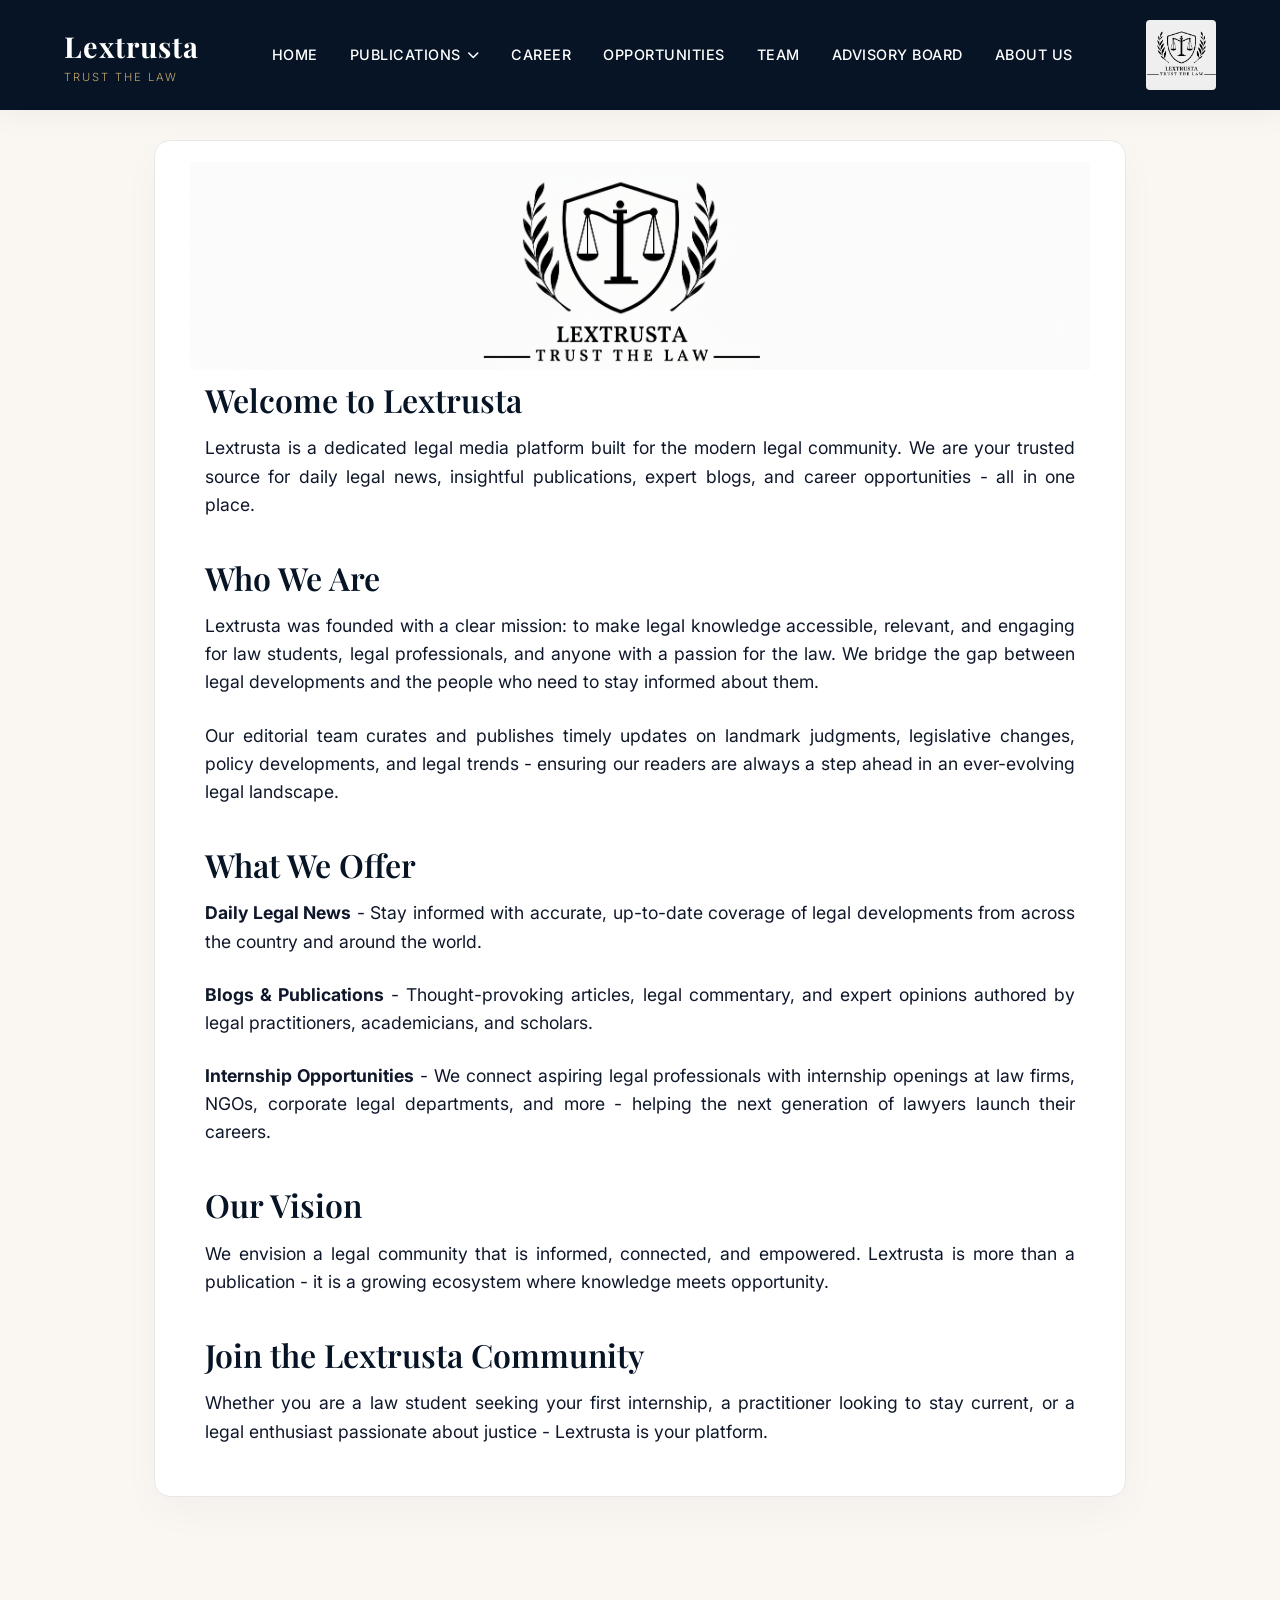
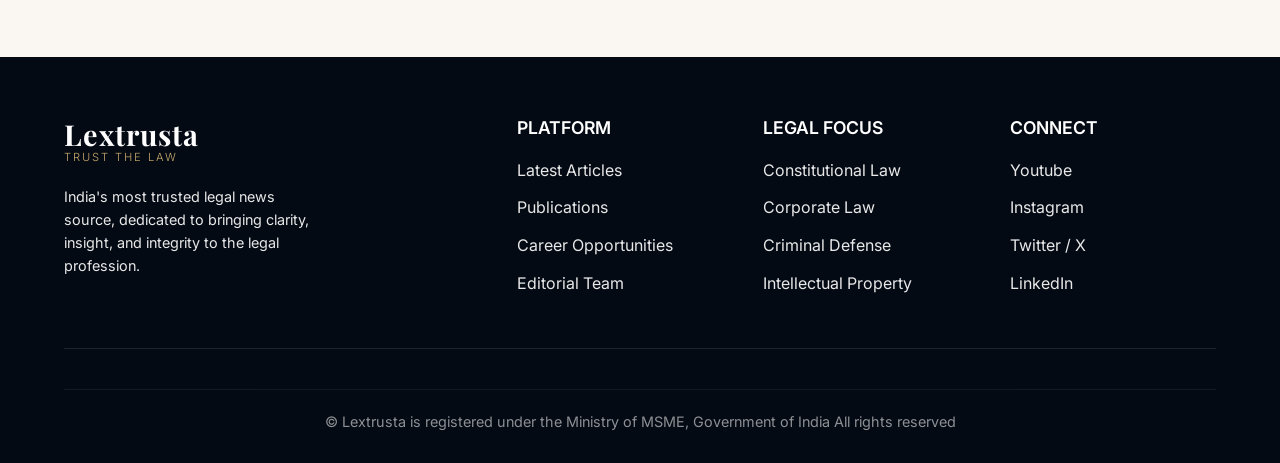
<file: about.html>
<!DOCTYPE html>
<html lang="en">
<head>
    <meta name="viewport" content="width=device-width, initial-scale=1.0">
    <link rel="stylesheet" href="style.css">
    <meta charset="UTF-8">
    <meta name="viewport" content="width=device-width, initial-scale=1.0">
    <title>About Us | Lextrusta</title>
    
    <link rel="preconnect" href="https://fonts.googleapis.com">
    <link rel="preconnect" href="https://fonts.gstatic.com" crossorigin>
    <link href="https://fonts.googleapis.com/css2?family=Inter:wght@300;400;500;600&family=Playfair+Display:ital,wght@0,400;0,600;0,700;1,400&display=swap" rel="stylesheet">
    <link rel="stylesheet" href="https://cdnjs.cloudflare.com/ajax/libs/font-awesome/6.4.0/css/all.min.css">
    
    <style>
        :root {
            --midnight-navy: #071426;
            --royal-blue: #123458;
            --luxury-gold: #C8A96A;
            --ivory: #FAF7F2;
            --white: #FFFFFF;
            --dark-navy: #0F172A;
            --light-gray: #E8E8E8;
            --font-heading: 'Playfair Display', serif;
            --font-body: 'Inter', sans-serif;
            --transition: all 0.4s cubic-bezier(0.25, 0.46, 0.45, 0.94);
            --radius: 16px;
        }

        * { margin: 0; padding: 0; box-sizing: border-box; }
        body {
            font-family: var(--font-body);
            background-color: var(--ivory);
            color: var(--dark-navy);
            line-height: 1.6;
        }

        /* --- Unified Navigation Bar --- */
        nav {
            position: fixed; top: 0; width: 100%; padding: 20px 5%;
            display: flex; justify-content: space-between; align-items: center;
            z-index: 1000; transition: var(--transition);
            background: var(--midnight-navy); /* Changed from transparent to solid navy */
            box-shadow: 0 4px 30px rgba(0, 0, 0, 0.05);
        }
        nav.scrolled {
            background: rgba(7, 20, 38, 0.95);
            backdrop-filter: blur(10px);
            padding: 15px 5%;
            box-shadow: 0 4px 30px rgba(0, 0, 0, 0.1);
        }
        .logo { font-family: var(--font-heading); font-size: 1.8rem; font-weight: 700; color: var(--white); text-decoration: none; }
        .logo span { display: block; font-family: var(--font-body); font-size: 0.7rem; font-weight: 300; letter-spacing: 2px; color: var(--luxury-gold); text-transform: uppercase; }
        .nav-links { display: flex; gap: 2rem; list-style: none; }
        .nav-links a { color: var(--white); font-size: 0.9rem; font-weight: 500; text-transform: uppercase; text-decoration: none; transition: var(--transition); letter-spacing: 0.5px;}
        .nav-links a:hover, .nav-links a.active { color: var(--luxury-gold); }

        /* --- Content Layout --- */
        /* Increased top padding from 80px to 140px to prevent the content from sliding underneath the fixed navbar */
        .section-padding { padding: 140px 5% 80px; max-width: 1100px; margin: 0 auto; }
        
        .about-content { 
            background: var(--white); 
            padding: 50px; 
            border-radius: var(--radius); 
            border: 1px solid var(--light-gray); 
            box-shadow: 0 15px 40px rgba(0,0,0,0.03); 
            text-align: justify; 
        }
        .about-content h3 {
            font-family: var(--font-heading);
            font-size: 2rem;
            color: var(--midnight-navy);
            margin: 40px 0 15px 0;
        }
        .about-content h3:first-of-type { margin-top: 0; }
        .about-content p { margin-bottom: 25px; font-size: 1.1rem; color: var(--dark-navy); }
        .about-content p:last-child { margin-bottom: 0; }
        
        .forum-logo-space {
            width: 100%; height: 150px; border: 2px dashed #ccc; border-radius: var(--radius);
            display: flex; align-items: center; justify-content: center; margin-bottom: 40px;
            background-color: #fcfcfc; color: #888; font-weight: 500; text-transform: uppercase; letter-spacing: 1px;
        }

        /* --- Footer Styles --- */
        footer { background-color: #040A14; color: var(--light-gray); padding: 60px 5% 30px; margin-top: 80px; }
        .footer-grid { display: grid; grid-template-columns: 2fr 1fr 1fr 1fr; gap: 40px; margin-bottom: 40px; }
        .footer-col h4 { color: var(--white); margin-bottom: 20px; font-size: 1.1rem; text-transform: uppercase; }
        .footer-col ul { list-style: none; }
        .footer-col ul li { margin-bottom: 12px; }
        .footer-col ul li a { color: var(--light-gray); text-decoration: none; transition: var(--transition); }
        .footer-col ul li a:hover { color: var(--luxury-gold); }
        .footer-bottom { text-align: center; border-top: 1px solid rgba(255,255,255,0.1); padding-top: 20px; font-size: 0.9rem; opacity: 0.6; }

        @media (max-width: 768px) {
            .nav-links { display: none; }
            .footer-grid { grid-template-columns: 1fr; }
            .about-content { padding: 30px; }
            .section-padding { padding-top: 120px; }
        }
    </style>
</head>
<body>

    <!-- MATCHING NAVIGATION BAR -->
    <nav id="navbar">
        <a href="index.html" class="logo">Lextrusta <span>Trust The Law</span></a>
        <ul class="nav-links">
            <li><a href="index.html">Home</a></li>
            
            <li class="dropdown" id="pubDropdown">
                <a href="#" class="dropbtn" id="pubDropBtn">Publications <i class="fa-solid fa-chevron-down dropdown-arrow"></i></a>
                <ul class="dropdown-content">
                    <li><a href="blogs.html">Blog</a></li>
                    <li><a href="article.html">Article</a></li>
                    <li><a href="research.html">Research Paper</a></li>
                </ul>
            </li>
            
            <li><a href="careers.html">Career</a></li>
            <li><a href="opportunities.html">Opportunities</a></li>
            <li><a href="team.html">Team</a></li>
            <li><a href="advisory.html">Advisory Board</a></li>
            <li><a href="about.html">About Us</a></li>
        </ul>
        <div class="nav-actions">
            <img src="logo.jpeg" alt="Lextrusta Logo" style="height: 70px; width: auto; display: block; border-radius: 4px;">
        </div>
    </nav>

    <!-- ABOUT CONTENT (Now directly follows the navigation layout) -->
    <section class="section-padding">
        <div class="about-content">
            <div class="forum-logo-space">
                <img src="logo2.png" alt="Law Forum Logo" style="max-width: 900px;">
            </div>

            <h3>Welcome to Lextrusta</h3>
            <p>Lextrusta is a dedicated legal media platform built for the modern legal community. We are your trusted source for daily legal news, insightful publications, expert blogs, and career opportunities - all in one place.</p>
            
            <h3>Who We Are</h3>
            <p>Lextrusta was founded with a clear mission: to make legal knowledge accessible, relevant, and engaging for law students, legal professionals, and anyone with a passion for the law. We bridge the gap between legal developments and the people who need to stay informed about them.</p>
            <p>Our editorial team curates and publishes timely updates on landmark judgments, legislative changes, policy developments, and legal trends - ensuring our readers are always a step ahead in an ever-evolving legal landscape.</p>
            
            <h3>What We Offer</h3>
            <p><strong>Daily Legal News</strong> - Stay informed with accurate, up-to-date coverage of legal developments from across the country and around the world.</p>
            <p><strong>Blogs & Publications</strong> - Thought-provoking articles, legal commentary, and expert opinions authored by legal practitioners, academicians, and scholars.</p>
            <p><strong>Internship Opportunities</strong> - We connect aspiring legal professionals with internship openings at law firms, NGOs, corporate legal departments, and more - helping the next generation of lawyers launch their careers.</p>
            
            <h3>Our Vision</h3>
            <p>We envision a legal community that is informed, connected, and empowered. Lextrusta is more than a publication - it is a growing ecosystem where knowledge meets opportunity.</p>
            
            <h3>Join the Lextrusta Community</h3>
            <p>Whether you are a law student seeking your first internship, a practitioner looking to stay current, or a legal enthusiast passionate about justice - Lextrusta is your platform.</p>
        </div>
    </section>

    <!-- FOOTER -->
 

    <!-- NAVBAR SCROLL SCRIPT -->
    <script>
        window.addEventListener('scroll', function() {
            const navbar = document.getElementById('navbar');
            if (window.scrollY > 50) {
                navbar.classList.add('scrolled');
            } else {
                navbar.classList.remove('scrolled');
            }
        });
    </script>
<div id="footer-placeholder"></div>

    <script>
      fetch('footer.html')
        .then(response => response.text())
        .then(data => {
          document.getElementById('footer-placeholder').innerHTML = data;
        })
        .catch(error => console.error('Error loading footer:', error));
    </script>
</body>
</html>
</body>
</html>
</file>
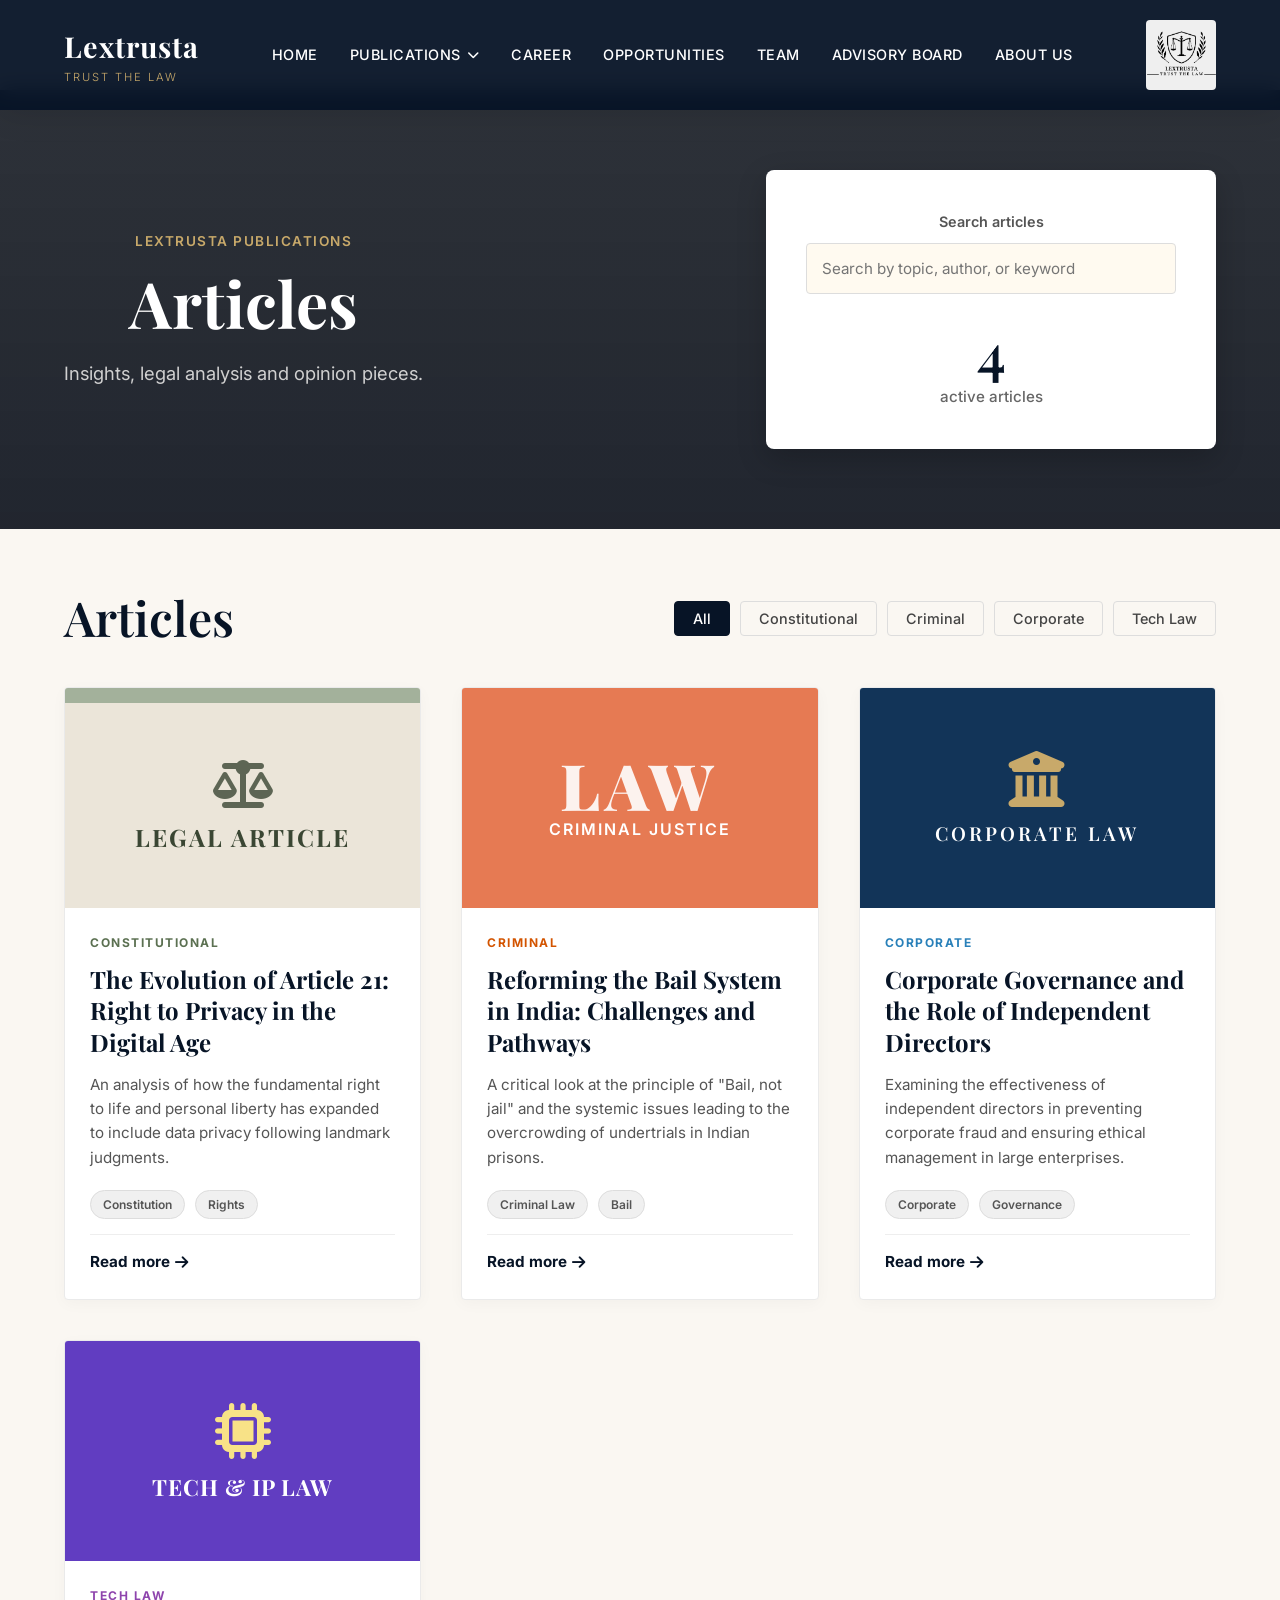
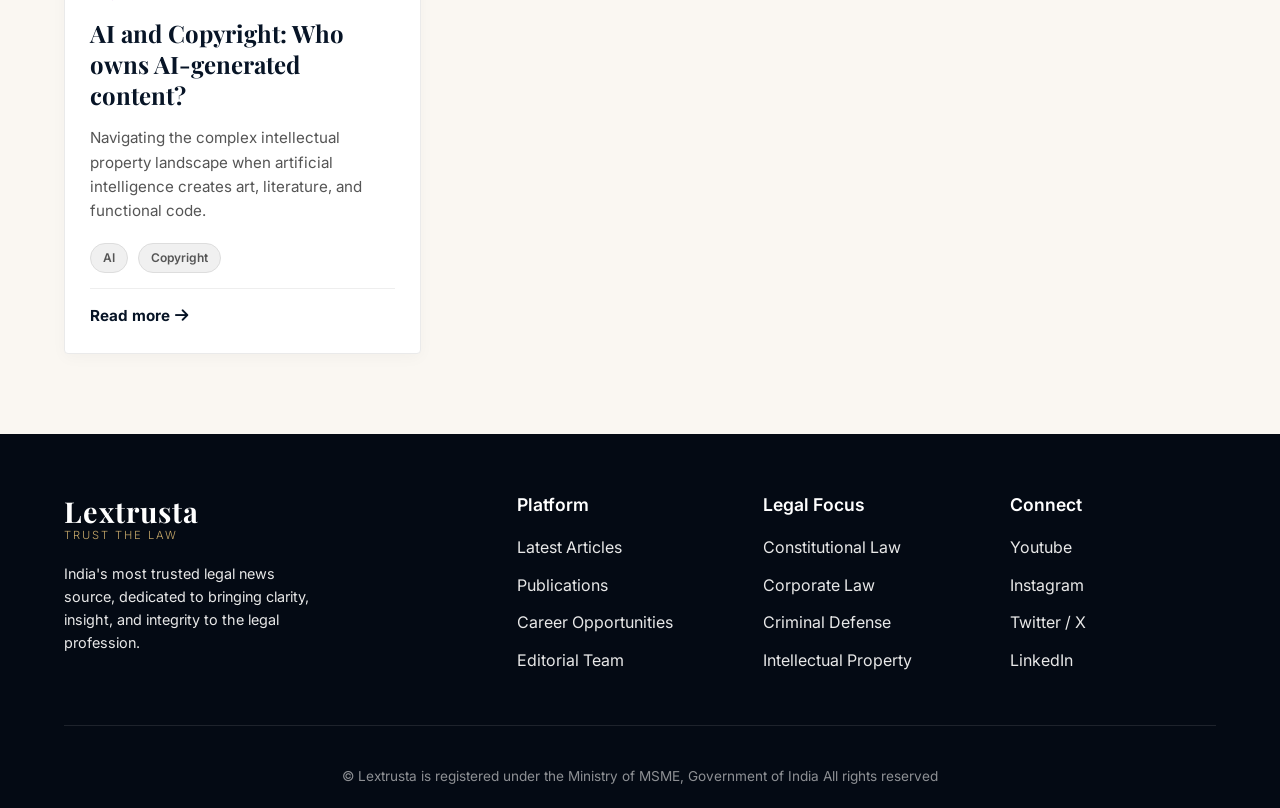
<file: article.html>
<!DOCTYPE html>
<html lang="en">
<head>
    <meta name="viewport" content="width=device-width, initial-scale=1.0">
    <link rel="stylesheet" href="style.css">
    <meta charset="UTF-8">
    <meta name="viewport" content="width=device-width, initial-scale=1.0">
    <title>Articles | Lextrusta</title>
    
    <link rel="preconnect" href="https://fonts.googleapis.com">
    <link rel="preconnect" href="https://fonts.gstatic.com" crossorigin>
    <link href="https://fonts.googleapis.com/css2?family=Inter:wght@300;400;500;600;700&family=Playfair+Display:ital,wght@0,400;0,600;0,700;1,400&display=swap" rel="stylesheet">
    <link rel="stylesheet" href="https://cdnjs.cloudflare.com/ajax/libs/font-awesome/6.4.0/css/all.min.css">
    
    <style>
        :root {
            --midnight-navy: #071426;
            --royal-blue: #123458;
            --luxury-gold: #C8A96A;
            --ivory: #FAF7F2;
            --white: #FFFFFF;
            --dark-navy: #0F172A;
            --light-gray: #E8E8E8;
            --font-heading: 'Playfair Display', serif;
            --font-body: 'Inter', sans-serif;
            --transition: all 0.3s ease;
            --radius: 8px;
        }

        * { margin: 0; padding: 0; box-sizing: border-box; }
        body { font-family: var(--font-body); background-color: var(--ivory); color: var(--dark-navy); line-height: 1.6; }

        /* --- Unified Navigation Bar --- */
        nav {
            position: fixed; top: 0; width: 100%; padding: 20px 5%;
            display: flex; justify-content: space-between; align-items: center;
            z-index: 1000; transition: var(--transition);
            background: rgba(7, 20, 38, 0.95);
            backdrop-filter: blur(10px);
            box-shadow: 0 4px 30px rgba(0, 0, 0, 0.1);
        }
        .logo { font-family: var(--font-heading); font-size: 1.8rem; font-weight: 700; color: var(--white); text-decoration: none; }
        .logo span { display: block; font-family: var(--font-body); font-size: 0.7rem; font-weight: 300; letter-spacing: 2px; color: var(--luxury-gold); text-transform: uppercase; }
        .nav-links { display: flex; gap: 2rem; list-style: none; }
        .nav-links a { color: var(--white); font-size: 0.9rem; font-weight: 500; text-transform: uppercase; text-decoration: none; transition: var(--transition); letter-spacing: 0.5px;}
        .nav-links a:hover, .nav-links a.active { color: var(--luxury-gold); }

        /* --- Custom Hero Section (Matches Screenshot) --- */
        .hero {
            margin-top: 90px;
            padding: 80px 5%;
            background: linear-gradient(rgba(10, 15, 25, 0.85), rgba(10, 15, 25, 0.9)), url('https://blog.ipleaders.in/wp-content/uploads/2020/02/1476277817-715-1.jpeg') center/cover;
            display: flex;
            justify-content: space-between;
            align-items: center;
            gap: 40px;
        }
        .hero-left { max-width: 600px; }
        .hero-left .sub-tag { color: var(--luxury-gold); font-size: 0.85rem; font-weight: 600; letter-spacing: 1.5px; text-transform: uppercase; display: block; margin-bottom: 15px; }
        .hero-left h1 { font-family: var(--font-heading); font-size: 4rem; color: var(--white); line-height: 1.1; margin-bottom: 20px; font-weight: 700; }
        .hero-left p { color: #d0d0d0; font-size: 1.15rem; }
        
        .hero-right { flex: 1; max-width: 450px; }
        .search-card { background: var(--white); padding: 40px; border-radius: var(--radius); box-shadow: 0 10px 30px rgba(0,0,0,0.2); }
        .search-card label { display: block; color: #555; font-size: 0.9rem; font-weight: 600; margin-bottom: 10px; }
        .search-card input { width: 100%; padding: 15px; border: 1px solid #ddd; border-radius: 4px; font-family: var(--font-body); font-size: 0.95rem; margin-bottom: 30px; outline: none; background: #FFFAF0; }
        .search-card input:focus { border-color: var(--midnight-navy); }
        .search-card h2 { font-family: var(--font-heading); font-size: 3.5rem; color: var(--midnight-navy); line-height: 1; margin-bottom: 5px; }
        .search-card p { color: #666; font-size: 0.95rem; font-weight: 500; }

        /* --- Main Content Section --- */
        .section-padding { padding: 60px 5% 80px; max-width: 1300px; margin: 0 auto; }
        
        .header-row { display: flex; justify-content: space-between; align-items: center; margin-bottom: 40px; flex-wrap: wrap; gap: 20px; }
        .header-row h2 { font-family: var(--font-heading); font-size: 3rem; color: var(--midnight-navy); }
        
        /* Filters */
        .filters { display: flex; gap: 10px; flex-wrap: wrap; }
        .filter-btn {
            background-color: transparent; border: 1px solid #ddd; color: #444;
            padding: 8px 18px; border-radius: 4px; font-size: 0.9rem; font-weight: 500;
            cursor: pointer; transition: var(--transition); font-family: var(--font-body);
        }
        .filter-btn:hover { background-color: #f0f0f0; }
        .filter-btn.active { background-color: var(--midnight-navy); color: var(--white); border-color: var(--midnight-navy); }

        /* Grid */
        .blog-grid { display: grid; grid-template-columns: repeat(auto-fill, minmax(350px, 1fr)); gap: 40px; }
        
        .card { display: flex; flex-direction: column; transition: var(--transition); background: var(--white); border-radius: 4px; overflow: hidden; box-shadow: 0 4px 15px rgba(0,0,0,0.03); border: 1px solid #eaeaea; }
        .card:hover { transform: translateY(-3px); box-shadow: 0 10px 25px rgba(0,0,0,0.08); }
        
        .card-img {
            width: 100%; height: 220px;
            display: flex; flex-direction: column; justify-content: center; align-items: center;
            text-align: center; padding: 20px; position: relative; overflow: hidden;
        }
        
        /* Custom Art Blocks from Screenshot */
        .img-art-const { background-color: #EBE5D9; border-top: 15px solid #A3B19B; color: #3A4633; }
        .img-art-const i { font-size: 3rem; margin-bottom: 15px; opacity: 0.8; }
        .img-art-const h3 { font-size: 1.5rem; font-weight: 700; letter-spacing: 2px; text-transform: uppercase; }
        
        .img-art-crim { background-color: #E67A53; color: white; }
        .img-art-crim h3 { font-size: 4rem; font-weight: 900; letter-spacing: 5px; opacity: 0.9; margin: 0; line-height: 1;}
        .img-art-crim p { font-size: 1rem; font-weight: 600; letter-spacing: 2px; }
        
        .img-art-corp { background-color: #123458; color: white; }
        .img-art-corp i { font-size: 3.5rem; color: #C8A96A; margin-bottom: 15px; }
        .img-art-corp h3 { font-size: 1.2rem; font-weight: 600; letter-spacing: 3px; }

        .img-art-tech { background-color: #613DC1; color: white; }
        .img-art-tech i { font-size: 3.5rem; color: #F8E287; margin-bottom: 15px; }
        .img-art-tech h3 { font-size: 1.4rem; font-weight: 700; letter-spacing: 1px; }

        /* Card Content */
        .card-body { padding: 25px; display: flex; flex-direction: column; flex-grow: 1; }
        .card-category { font-size: 0.75rem; font-weight: 700; letter-spacing: 1.5px; text-transform: uppercase; margin-bottom: 12px; }
        
        .cat-const { color: #5B7051; }
        .cat-crim { color: #D35400; }
        .cat-corp { color: #2980B9; }
        .cat-tech { color: #8E44AD; }

        .card-title { font-family: var(--font-heading); font-size: 1.5rem; color: var(--midnight-navy); font-weight: 700; line-height: 1.3; margin-bottom: 15px; text-decoration: none; }
        .card-title:hover { color: var(--luxury-gold); }
        .card-desc { color: #555; font-size: 0.95rem; line-height: 1.6; margin-bottom: 20px; flex-grow: 1; }
        
        .card-tags { display: flex; gap: 10px; margin-bottom: 15px; flex-wrap: wrap; }
        .tag { background-color: #F0F0F0; color: #555; font-size: 0.75rem; font-weight: 600; padding: 4px 12px; border-radius: 20px; border: 1px solid #ddd; }
        
        .read-more { font-weight: 700; color: var(--midnight-navy); font-size: 0.95rem; text-decoration: none; display: inline-flex; align-items: center; gap: 5px; transition: var(--transition); border-top: 1px solid #eee; padding-top: 15px; }
        .read-more:hover { color: var(--luxury-gold); gap: 8px; }

        .no-results { display: none; grid-column: 1 / -1; text-align: center; padding: 40px; font-size: 1.2rem; color: #666; }

        @media (max-width: 900px) {
            .hero { flex-direction: column; text-align: center; }
            .hero-left h1 { font-size: 3rem; }
            .hero-right { width: 100%; max-width: 100%; }
        }
        @media (max-width: 768px) {
            .nav-links { display: none; }
            .header-row { flex-direction: column; align-items: flex-start; }
            .blog-grid { grid-template-columns: 1fr; }
        }
    </style>
</head>
<body>
    <nav id="navbar">
        <a href="index.html" class="logo">Lextrusta <span>Trust The Law</span></a>
        <ul class="nav-links">
            <li><a href="index.html">Home</a></li>
            
            <li class="dropdown" id="pubDropdown">
                <a href="#" class="dropbtn" id="pubDropBtn">Publications <i class="fa-solid fa-chevron-down dropdown-arrow"></i></a>
                <ul class="dropdown-content">
                    <li><a href="blogs.html">Blog</a></li>
                    <li><a href="article.html">Article</a></li>
                    <li><a href="research.html">Research Paper</a></li>
                </ul>
            </li>
            
            <li><a href="careers.html">Career</a></li>
            <li><a href="opportunities.html">Opportunities</a></li>
            <li><a href="team.html">Team</a></li>
            <li><a href="advisory.html">Advisory Board</a></li>
            <li><a href="about.html">About Us</a></li>
        </ul>
        <div class="nav-actions">
            <img src="logo.jpeg" alt="Lextrusta Logo" style="height: 70px; width: auto; display: block; border-radius: 4px;">
        </div>
    </nav>

    <header class="hero">
        <div class="hero-left">
            <span class="sub-tag">Lextrusta Publications</span>
            <h1>Articles</h1>
            <p>Insights, legal analysis and opinion pieces.</p>
        </div>
        <div class="hero-right">
            <div class="search-card">
                <label>Search articles</label>
                <input type="text" id="searchInput" placeholder="Search by topic, author, or keyword">
                <h2 id="activeCount">4</h2>
                <p>active articles</p>
            </div>
        </div>
    </header>

    <section class="section-padding">
        
        <div class="header-row">
            <h2>Articles</h2>
            <div class="filters" id="filterContainer">
                <button class="filter-btn active" data-filter="all">All</button>
                <button class="filter-btn" data-filter="constitutional">Constitutional</button>
                <button class="filter-btn" data-filter="criminal">Criminal</button>
                <button class="filter-btn" data-filter="corporate">Corporate</button>
                <button class="filter-btn" data-filter="tech">Tech Law</button>
            </div>
        </div>

        <div class="blog-grid" id="blogGrid">
            
            <article class="card" data-category="constitutional">
                <div class="card-img img-art-const">
                    <i class="fa-solid fa-scale-balanced"></i>
                    <h3>LEGAL ARTICLE</h3>
                </div>
                <div class="card-body">
                    <div class="card-category cat-const">CONSTITUTIONAL</div>
                    <a href="#" class="card-title">The Evolution of Article 21: Right to Privacy in the Digital Age</a>
                    <p class="card-desc">An analysis of how the fundamental right to life and personal liberty has expanded to include data privacy following landmark judgments.</p>
                    <div class="card-tags"><span class="tag">Constitution</span><span class="tag">Rights</span></div>
                    <a href="#" class="read-more">Read more <i class="fa-solid fa-arrow-right"></i></a>
                </div>
            </article>

            <article class="card" data-category="criminal">
                <div class="card-img img-art-crim">
                    <h3>LAW</h3>
                    <p>CRIMINAL JUSTICE</p>
                </div>
                <div class="card-body">
                    <div class="card-category cat-crim">CRIMINAL</div>
                    <a href="#" class="card-title">Reforming the Bail System in India: Challenges and Pathways</a>
                    <p class="card-desc">A critical look at the principle of "Bail, not jail" and the systemic issues leading to the overcrowding of undertrials in Indian prisons.</p>
                    <div class="card-tags"><span class="tag">Criminal Law</span><span class="tag">Bail</span></div>
                    <a href="#" class="read-more">Read more <i class="fa-solid fa-arrow-right"></i></a>
                </div>
            </article>

            <article class="card" data-category="corporate">
                <div class="card-img img-art-corp">
                    <i class="fa-solid fa-building-columns"></i>
                    <h3>CORPORATE LAW</h3>
                </div>
                <div class="card-body">
                    <div class="card-category cat-corp">CORPORATE</div>
                    <a href="#" class="card-title">Corporate Governance and the Role of Independent Directors</a>
                    <p class="card-desc">Examining the effectiveness of independent directors in preventing corporate fraud and ensuring ethical management in large enterprises.</p>
                    <div class="card-tags"><span class="tag">Corporate</span><span class="tag">Governance</span></div>
                    <a href="#" class="read-more">Read more <i class="fa-solid fa-arrow-right"></i></a>
                </div>
            </article>

            <article class="card" data-category="tech">
                <div class="card-img img-art-tech">
                    <i class="fa-solid fa-microchip"></i>
                    <h3>TECH & IP LAW</h3>
                </div>
                <div class="card-body">
                    <div class="card-category cat-tech">TECH LAW</div>
                    <a href="#" class="card-title">AI and Copyright: Who owns AI-generated content?</a>
                    <p class="card-desc">Navigating the complex intellectual property landscape when artificial intelligence creates art, literature, and functional code.</p>
                    <div class="card-tags"><span class="tag">AI</span><span class="tag">Copyright</span></div>
                    <a href="#" class="read-more">Read more <i class="fa-solid fa-arrow-right"></i></a>
                </div>
            </article>

            <div class="no-results" id="noResultsMsg">No articles found matching your criteria.</div>
        </div>
    </section>



    <script>
        document.addEventListener('DOMContentLoaded', () => {
            const filterBtns = document.querySelectorAll('.filter-btn');
            const cards = document.querySelectorAll('.card');
            const searchInput = document.getElementById('searchInput');
            const activeCount = document.getElementById('activeCount');
            const noResultsMsg = document.getElementById('noResultsMsg');

            let currentFilter = 'all';
            let currentSearch = '';

            // Initialize Count
            updateCount();

            // Filter Button Click Event
            filterBtns.forEach(btn => {
                btn.addEventListener('click', () => {
                    // Update active class
                    filterBtns.forEach(b => b.classList.remove('active'));
                    btn.classList.add('active');
                    
                    currentFilter = btn.getAttribute('data-filter');
                    filterCards();
                });
            });

            // Search Input Event
            searchInput.addEventListener('input', (e) => {
                currentSearch = e.target.value.toLowerCase();
                filterCards();
            });

            // Logic to filter and show/hide cards
            function filterCards() {
                let visibleCount = 0;

                cards.forEach(card => {
                    const category = card.getAttribute('data-category');
                    const textContent = card.innerText.toLowerCase();
                    
                    const matchesFilter = (currentFilter === 'all' || category === currentFilter);
                    const matchesSearch = textContent.includes(currentSearch);

                    if (matchesFilter && matchesSearch) {
                        card.style.display = 'flex';
                        visibleCount++;
                    } else {
                        card.style.display = 'none';
                    }
                });

                activeCount.innerText = visibleCount;
                
                if (visibleCount === 0) {
                    noResultsMsg.style.display = 'block';
                } else {
                    noResultsMsg.style.display = 'none';
                }
            }

            function updateCount() {
                activeCount.innerText = cards.length;
            }
        });
    </script>
    <div id="footer-placeholder"></div>

    <script>
      fetch('footer.html')
        .then(response => response.text())
        .then(data => {
          document.getElementById('footer-placeholder').innerHTML = data;
        })
        .catch(error => console.error('Error loading footer:', error));
    </script>
</body>
</html>
</body>
</html>
</file>
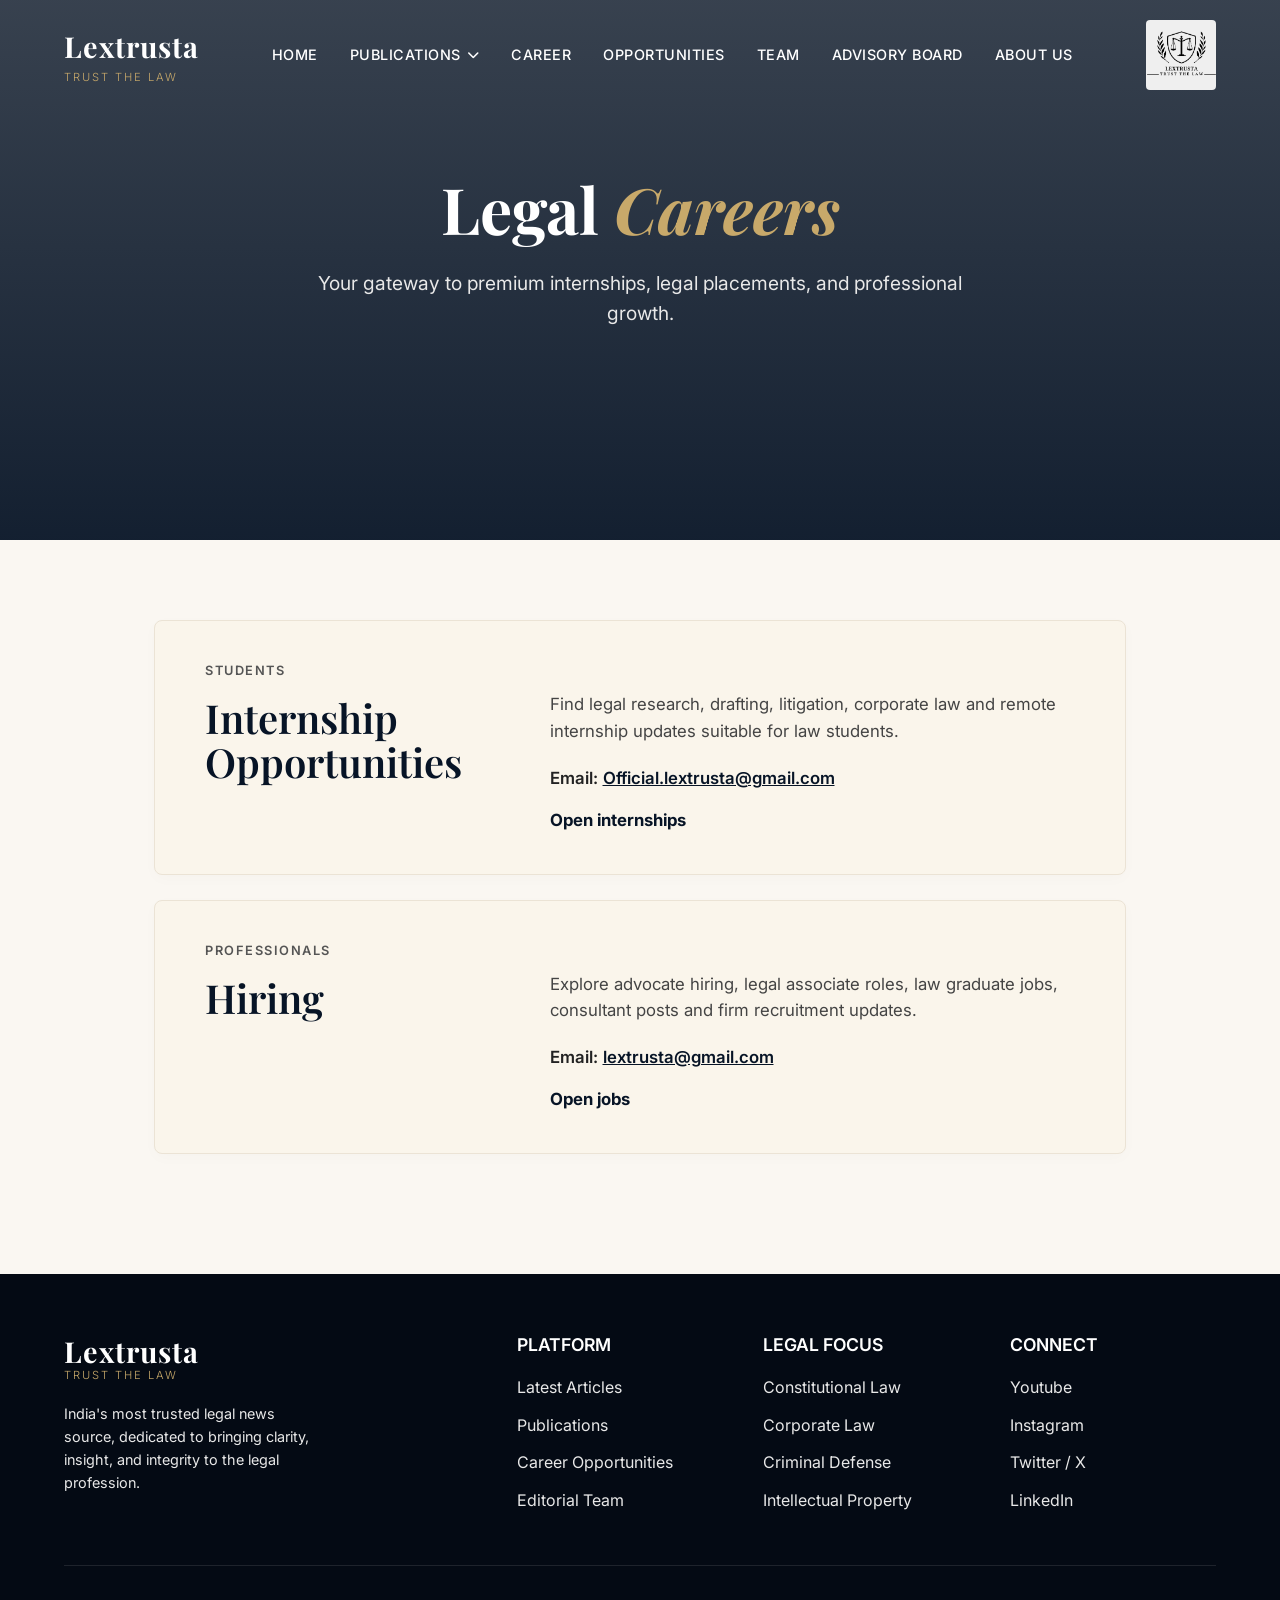
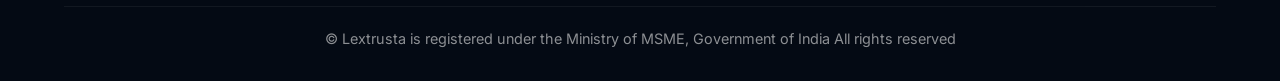
<file: careers.html>
<!DOCTYPE html>
<html lang="en">
<head>
    <meta name="viewport" content="width=device-width, initial-scale=1.0">
    <link rel="stylesheet" href="style.css">
    <meta charset="UTF-8">
    <meta name="viewport" content="width=device-width, initial-scale=1.0">
    <title>Careers & Internships | Lextrusta</title>
    
    <link rel="preconnect" href="https://fonts.googleapis.com">
    <link rel="preconnect" href="https://fonts.gstatic.com" crossorigin>
    <link href="https://fonts.googleapis.com/css2?family=Inter:wght@300;400;500;600;700&family=Playfair+Display:ital,wght@0,400;0,600;0,700;1,400&display=swap" rel="stylesheet">
    <link rel="stylesheet" href="https://cdnjs.cloudflare.com/ajax/libs/font-awesome/6.4.0/css/all.min.css">
    
    <style>
        :root {
            --midnight-navy: #071426;
            --royal-blue: #123458;
            --luxury-gold: #C8A96A;
            --ivory: #FAF7F2;
            --white: #FFFFFF;
            --dark-navy: #0F172A;
            --light-gray: #E8E8E8;
            --pale-beige: #E6DFD3; /* Button color from the image */
            --font-heading: 'Playfair Display', serif;
            --font-body: 'Inter', sans-serif;
            --transition: all 0.4s cubic-bezier(0.25, 0.46, 0.45, 0.94);
            --radius: 8px; /* Slightly sharper corners to match image */
        }

        * { margin: 0; padding: 0; box-sizing: border-box; }
        body {
            font-family: var(--font-body);
            background-color: var(--ivory);
            color: var(--dark-navy);
            line-height: 1.6;
        }

        /* --- Unified Navigation Bar --- */
        nav {
            position: fixed; top: 0; width: 100%; padding: 20px 5%;
            display: flex; justify-content: space-between; align-items: center;
            z-index: 1000; transition: var(--transition);
            background: transparent;
        }
        nav.scrolled {
            background: rgba(7, 20, 38, 0.95);
            backdrop-filter: blur(10px);
            padding: 15px 5%;
            box-shadow: 0 4px 30px rgba(0, 0, 0, 0.1);
        }
        .logo { font-family: var(--font-heading); font-size: 1.8rem; font-weight: 700; color: var(--white); text-decoration: none; }
        .logo span { display: block; font-family: var(--font-body); font-size: 0.7rem; font-weight: 300; letter-spacing: 2px; color: var(--luxury-gold); text-transform: uppercase; }
        .nav-links { display: flex; gap: 2rem; list-style: none; }
        .nav-links a { color: var(--white); font-size: 0.9rem; font-weight: 500; text-transform: uppercase; text-decoration: none; transition: var(--transition); letter-spacing: 0.5px;}
        .nav-links a:hover, .nav-links a.active { color: var(--luxury-gold); }

        /* --- Integrated Hero Section (Matches About & Home) --- */
        .hero {
            height: 60vh; 
            background: linear-gradient(rgba(7, 20, 38, 0.8), rgba(7, 20, 38, 0.95)), url('https://advocatetanmoy.com/wp-content/uploads/2017/05/advocate.jpg') center/cover;
            display: flex;
            flex-direction: column;
            justify-content: center;
            align-items: center;
            text-align: center;
            padding: 0 5%;
            position: relative;
        }
        .hero h1 {
            color: var(--white); font-size: 4rem; max-width: 900px; margin-bottom: 20px;
            animation: fadeUp 1s ease forwards; opacity: 0; transform: translateY(30px); font-family: var(--font-heading); font-weight: 700;
        }
        .hero h1 span { color: var(--luxury-gold); font-style: italic; }
        .hero p {
            color: var(--light-gray); font-size: 1.2rem; max-width: 700px; margin-bottom: 40px;
            animation: fadeUp 1s ease forwards 0.3s; opacity: 0; transform: translateY(30px);
        }

        @keyframes fadeUp { to { opacity: 1; transform: translateY(0); } }

        /* --- Custom Career Sections (Based on Provided Images) --- */
        .section-padding { padding: 80px 5% 80px; max-width: 1100px; margin: 0 auto; }

        /* Banner from Image 1 */
        .career-banner {
            background: linear-gradient(135deg, #222d3d 0%, #635f52 100%);
            padding: 60px;
            border-radius: var(--radius);
            color: var(--midnight-navy);
            margin-bottom: 40px;
            box-shadow: 0 15px 40px rgba(0,0,0,0.1);
        }
        .career-banner .subheading {
            color: #d1b482;
            font-size: 0.85rem;
            font-weight: 600;
            letter-spacing: 1.5px;
            text-transform: uppercase;
            display: block;
            margin-bottom: 15px;
        }
        .career-banner h2 {
            font-family: var(--font-heading);
            font-size: 3.5rem;
            font-weight: 700;
            color: #0b1525;
            line-height: 1.1;
            margin-bottom: 25px;
            max-width: 800px;
        }
        .career-banner p {
            color: #fcfcfc;
            font-size: 1.1rem;
            max-width: 650px;
            margin-bottom: 40px;
            opacity: 0.9;
        }
        .career-banner .btn-group {
            display: flex;
            gap: 15px;
        }
        .career-banner .btn {
            background-color: var(--pale-beige);
            color: var(--midnight-navy);
            padding: 12px 24px;
            border-radius: 4px;
            font-size: 0.9rem;
            font-weight: 700;
            border: none;
            cursor: pointer;
            transition: var(--transition);
        }
        .career-banner .btn:hover {
            background-color: var(--white);
            transform: translateY(-2px);
        }

        /* Cards from Image 2 */
        .career-cards-container {
            display: flex;
            flex-direction: column;
            gap: 25px;
        }
        .career-card {
            background-color: #FAF5EB; /* Warm ivory from image */
            border: 1px solid #EBE3D5;
            border-radius: var(--radius);
            padding: 40px 50px;
            display: flex;
            justify-content: space-between;
            align-items: flex-start;
            gap: 40px;
            box-shadow: 0 4px 15px rgba(0,0,0,0.02);
            transition: var(--transition);
        }
        .career-card:hover {
            box-shadow: 0 8px 25px rgba(0,0,0,0.05);
            transform: translateY(-2px);
        }
        .card-left {
            flex: 0 0 35%;
        }
        .card-left .tag {
            font-size: 0.8rem;
            font-weight: 600;
            color: #555;
            letter-spacing: 1.5px;
            text-transform: uppercase;
            margin-bottom: 15px;
            display: block;
        }
        .card-left h3 {
            font-family: var(--font-heading);
            font-size: 2.5rem;
            color: var(--midnight-navy);
            line-height: 1.1;
        }
        .card-right {
            flex: 1;
            padding-top: 30px;
        }
        .card-right p {
            font-size: 1.05rem;
            color: #444;
            margin-bottom: 20px;
        }
        .card-right .contact-info {
            font-size: 1.05rem;
            color: #222;
            margin-bottom: 5px;
        }
        .card-right .contact-info strong {
            font-weight: 600;
        }
        .card-right .contact-info a {
            color: var(--midnight-navy);
            text-decoration: underline;
            font-weight: 600;
        }
        .card-right .action-link {
            display: inline-block;
            margin-top: 10px;
            font-weight: 700;
            color: var(--midnight-navy);
            text-decoration: none;
            font-size: 1.05rem;
        }
        .card-right .action-link:hover {
            color: var(--luxury-gold);
        }

        /* --- Footer Styles --- */
        footer { background-color: #040A14; color: var(--light-gray); padding: 60px 5% 30px; margin-top: 40px; }
        .footer-grid { display: grid; grid-template-columns: 2fr 1fr 1fr 1fr; gap: 40px; margin-bottom: 40px; }
        .footer-col h4 { color: var(--white); margin-bottom: 20px; font-size: 1.1rem; text-transform: uppercase; }
        .footer-col ul { list-style: none; }
        .footer-col ul li { margin-bottom: 12px; }
        .footer-col ul li a { color: var(--light-gray); text-decoration: none; transition: var(--transition); }
        .footer-col ul li a:hover { color: var(--luxury-gold); }
        .footer-bottom { text-align: center; border-top: 1px solid rgba(255,255,255,0.1); padding-top: 20px; font-size: 0.9rem; opacity: 0.6; }

        @media (max-width: 900px) {
            .career-card { flex-direction: column; gap: 10px; padding: 30px; }
            .card-right { padding-top: 10px; }
            .career-banner h2 { font-size: 2.5rem; }
        }
        @media (max-width: 768px) {
            .nav-links { display: none; }
            .hero h1 { font-size: 3rem; }
            .footer-grid { grid-template-columns: 1fr; }
            .career-banner { padding: 40px 25px; }
            .career-banner .btn-group { flex-direction: column; }
        }
    </style>
</head>
<body>

    <!-- MATCHING NAVIGATION BAR -->
    <nav id="navbar">
        <a href="index.html" class="logo">Lextrusta <span>Trust The Law</span></a>
        <ul class="nav-links">
            <li><a href="index.html">Home</a></li>
            
            <li class="dropdown" id="pubDropdown">
                <a href="#" class="dropbtn" id="pubDropBtn">Publications <i class="fa-solid fa-chevron-down dropdown-arrow"></i></a>
                <ul class="dropdown-content">
                    <li><a href="blogs.html">Blog</a></li>
                    <li><a href="article.html">Article</a></li>
                    <li><a href="research.html">Research Paper</a></li>
                </ul>
            </li>
            
            <li><a href="careers.html">Career</a></li>
            <li><a href="opportunities.html">Opportunities</a></li>
            <li><a href="team.html">Team</a></li>
            <li><a href="advisory.html">Advisory Board</a></li>
            <li><a href="about.html">About Us</a></li>
        </ul>
        <div class="nav-actions">
            <img src="logo.jpeg" alt="Lextrusta Logo" style="height: 70px; width: auto; display: block; border-radius: 4px;">
        </div>
    </nav>

    <!-- HERO SECTION -->
    <header class="hero">
        <h1>Legal <span>Careers</span></h1>
        <p>Your gateway to premium internships, legal placements, and professional growth.</p>
    </header>

    <!-- CAREER CONTENT SECTION -->
    <section class="section-padding">
        


        <!-- Career Cards (from image_5935c5.png) -->
        <div class="career-cards-container">
            
            <!-- Card 1: Students -->
            <div class="career-card">
                <div class="card-left">
                    <span class="tag">Students</span>
                    <h3>Internship<br>Opportunities</h3>
                </div>
                <div class="card-right">
                    <p>Find legal research, drafting, litigation, corporate law and remote internship updates suitable for law students.</p>
                    <div class="contact-info">
                        <strong>Email:</strong> <a href="mailto:Official.lextrusta@gmail.com">Official.lextrusta@gmail.com</a>
                    </div>
                    <a href="#" class="action-link">Open internships</a>
                </div>
            </div>

            <!-- Card 2: Professionals -->
            <div class="career-card">
                <div class="card-left">
                    <span class="tag">Professionals</span>
                    <h3>Hiring</h3>
                </div>
                <div class="card-right">
                    <p>Explore advocate hiring, legal associate roles, law graduate jobs, consultant posts and firm recruitment updates.</p>
                    <div class="contact-info">
                        <strong>Email:</strong> <a href="mailto:lextrusta@gmail.com">lextrusta@gmail.com</a>
                    </div>
                    <a href="#" class="action-link">Open jobs</a>
                </div>
            </div>

        </div>
    </section>

    <!-- FOOTER -->


    <!-- NAVBAR SCROLL SCRIPT -->
    <script>
        window.addEventListener('scroll', function() {
            const navbar = document.getElementById('navbar');
            if (window.scrollY > 50) {
                navbar.classList.add('scrolled');
            } else {
                navbar.classList.remove('scrolled');
            }
        });
    </script>
<div id="footer-placeholder"></div>

    <script>
      fetch('footer.html')
        .then(response => response.text())
        .then(data => {
          document.getElementById('footer-placeholder').innerHTML = data;
        })
        .catch(error => console.error('Error loading footer:', error));
    </script>
</body>
</html>
</body>
</html>
</file>
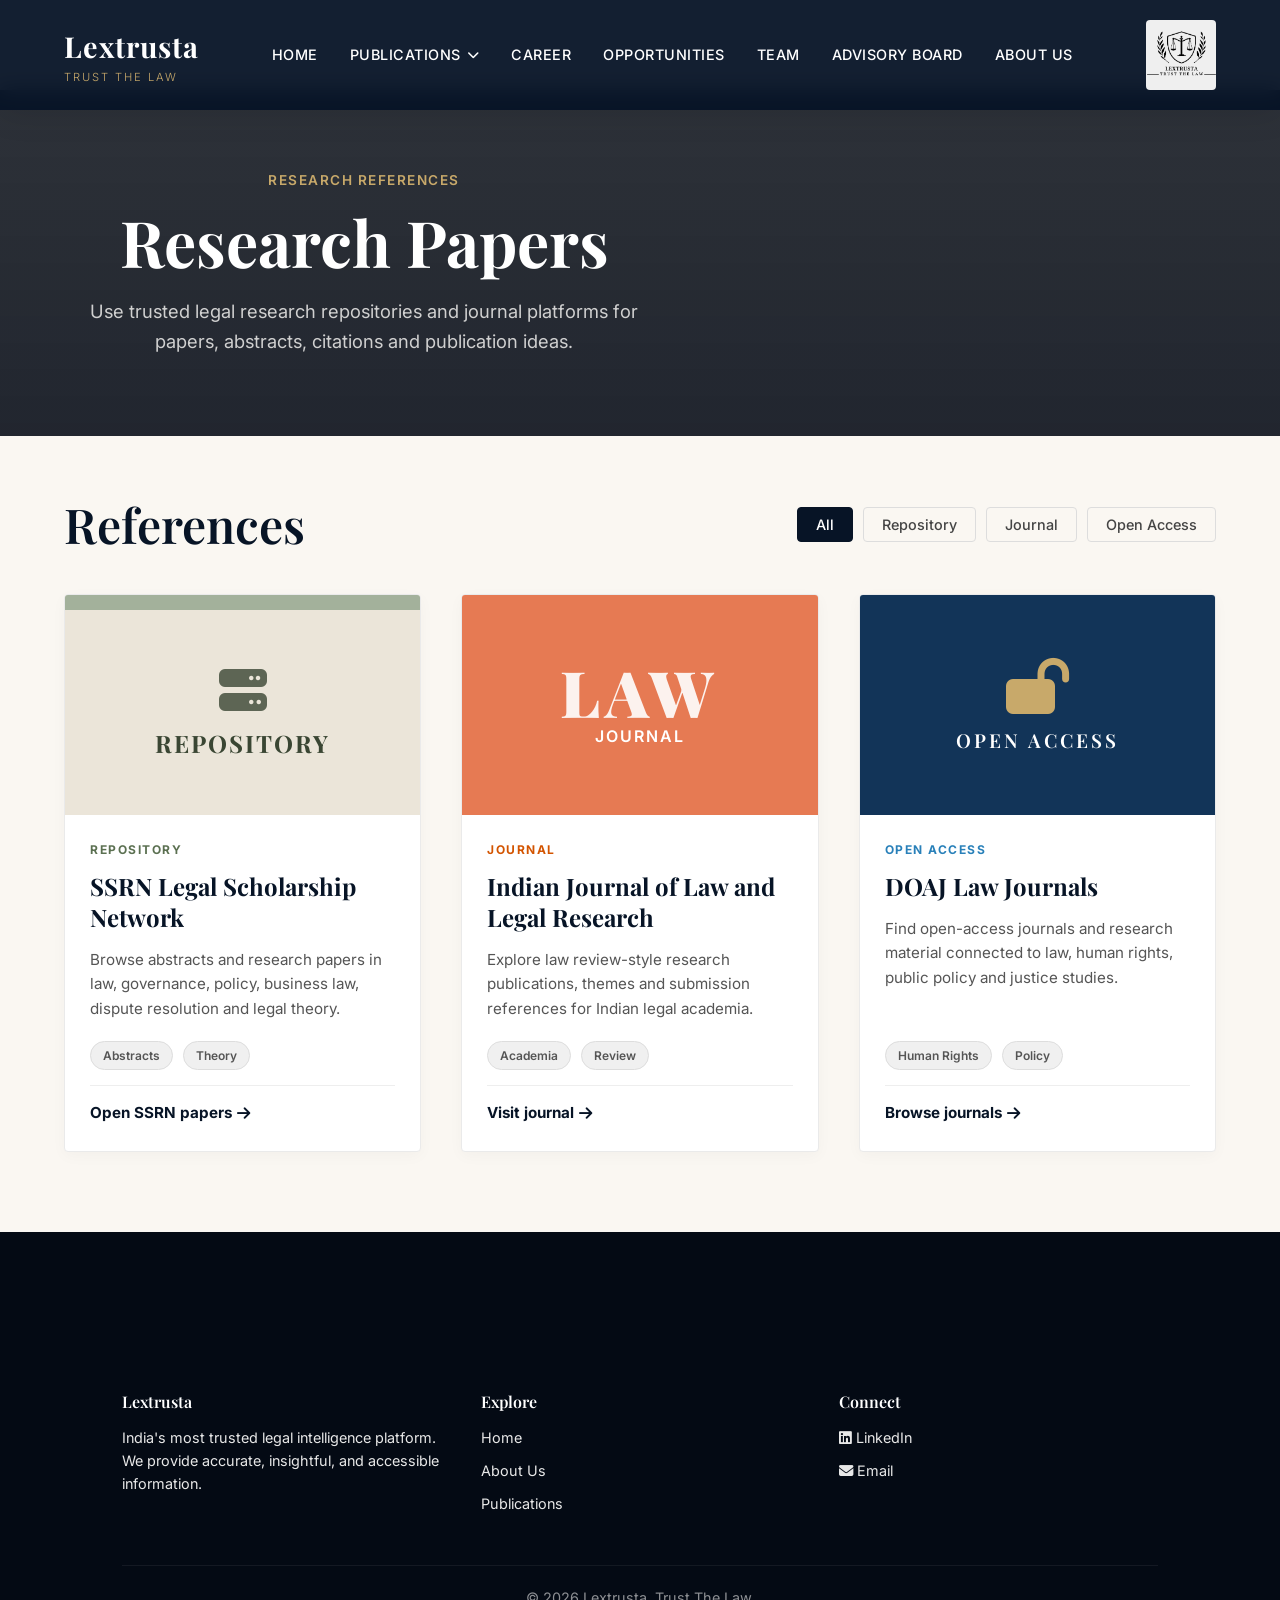
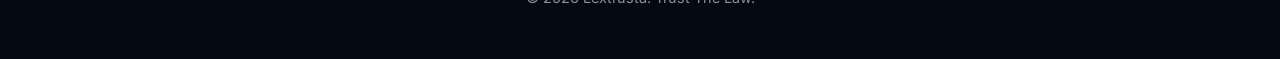
<file: research.html>
<!DOCTYPE html>
<html lang="en">
<head>
    <meta name="viewport" content="width=device-width, initial-scale=1.0">
    <link rel="stylesheet" href="style.css">

    <meta charset="UTF-8">
    <meta name="viewport" content="width=device-width, initial-scale=1.0">
    <title>Research Papers | Lextrusta</title>
    
    <link rel="preconnect" href="https://fonts.googleapis.com">
    <link rel="preconnect" href="https://fonts.gstatic.com" crossorigin>
    <link href="https://fonts.googleapis.com/css2?family=Inter:wght@300;400;500;600;700&family=Playfair+Display:ital,wght@0,400;0,600;0,700;1,400&display=swap" rel="stylesheet">
    <link rel="stylesheet" href="https://cdnjs.cloudflare.com/ajax/libs/font-awesome/6.4.0/css/all.min.css">
    
    <style>
        :root {
            --midnight-navy: #071426;
            --royal-blue: #123458;
            --luxury-gold: #C8A96A;
            --ivory: #FAF7F2;
            --white: #FFFFFF;
            --dark-navy: #0F172A;
            --light-gray: #E8E8E8;
            --font-heading: 'Playfair Display', serif;
            --font-body: 'Inter', sans-serif;
            --transition: all 0.3s ease;
            --radius: 8px;
        }

        * { margin: 0; padding: 0; box-sizing: border-box; }
        body { font-family: var(--font-body); background-color: var(--ivory); color: var(--dark-navy); line-height: 1.6; }

        /* --- Unified Navigation Bar --- */
        nav {
            position: fixed; top: 0; width: 100%; padding: 20px 5%;
            display: flex; justify-content: space-between; align-items: center;
            z-index: 1000; transition: var(--transition);
            background: rgba(7, 20, 38, 0.95);
            backdrop-filter: blur(10px);
            box-shadow: 0 4px 30px rgba(0, 0, 0, 0.1);
        }
        .logo { font-family: var(--font-heading); font-size: 1.8rem; font-weight: 700; color: var(--white); text-decoration: none; }
        .logo span { display: block; font-family: var(--font-body); font-size: 0.7rem; font-weight: 300; letter-spacing: 2px; color: var(--luxury-gold); text-transform: uppercase; }
        .nav-links { display: flex; gap: 2rem; list-style: none; }
        .nav-links a { color: var(--white); font-size: 0.9rem; font-weight: 500; text-transform: uppercase; text-decoration: none; transition: var(--transition); letter-spacing: 0.5px;}
        .nav-links a:hover, .nav-links a.active { color: var(--luxury-gold); }

        /* --- Custom Hero Section --- */
        .hero {
            margin-top: 90px;
            padding: 80px 5%;
            background: linear-gradient(rgba(10, 15, 25, 0.85), rgba(10, 15, 25, 0.9)), url('https://static.vecteezy.com/system/resources/thumbnails/072/328/007/small/old-paper-and-wooden-gavel-on-a-rustic-background-free-photo.jpeg') center/cover;
            display: flex;
            justify-content: flex-start;
            align-items: center;
            gap: 40px;
        }
        .hero-left { max-width: 800px; }
        .hero-left .sub-tag { color: var(--luxury-gold); font-size: 0.85rem; font-weight: 600; letter-spacing: 1.5px; text-transform: uppercase; display: block; margin-bottom: 15px; }
        .hero-left h1 { font-family: var(--font-heading); font-size: 4rem; color: var(--white); line-height: 1.1; margin-bottom: 20px; font-weight: 700; }
        .hero-left p { color: #d0d0d0; font-size: 1.15rem; max-width: 600px; }

        /* --- Main Content Section --- */
        .section-padding { padding: 60px 5% 80px; max-width: 1300px; margin: 0 auto; }
        
        .header-row { display: flex; justify-content: space-between; align-items: center; margin-bottom: 40px; flex-wrap: wrap; gap: 20px; }
        .header-row h2 { font-family: var(--font-heading); font-size: 3rem; color: var(--midnight-navy); }
        
        /* Filters */
        .filters { display: flex; gap: 10px; flex-wrap: wrap; }
        .filter-btn {
            background-color: transparent; border: 1px solid #ddd; color: #444;
            padding: 8px 18px; border-radius: 4px; font-size: 0.9rem; font-weight: 500;
            cursor: pointer; transition: var(--transition); font-family: var(--font-body);
        }
        .filter-btn:hover { background-color: #f0f0f0; }
        .filter-btn.active { background-color: var(--midnight-navy); color: var(--white); border-color: var(--midnight-navy); }

        /* Grid */
        .blog-grid { display: grid; grid-template-columns: repeat(auto-fill, minmax(350px, 1fr)); gap: 40px; }
        
        .card { display: flex; flex-direction: column; transition: var(--transition); background: var(--white); border-radius: 4px; overflow: hidden; box-shadow: 0 4px 15px rgba(0,0,0,0.03); border: 1px solid #eaeaea; }
        .card:hover { transform: translateY(-3px); box-shadow: 0 10px 25px rgba(0,0,0,0.08); }
        
        .card-img {
            width: 100%; height: 220px;
            display: flex; flex-direction: column; justify-content: center; align-items: center;
            text-align: center; padding: 20px; position: relative; overflow: hidden;
        }
        
        /* Custom Art Blocks */
        .img-art-const { background-color: #EBE5D9; border-top: 15px solid #A3B19B; color: #3A4633; }
        .img-art-const i { font-size: 3rem; margin-bottom: 15px; opacity: 0.8; }
        .img-art-const h3 { font-size: 1.5rem; font-weight: 700; letter-spacing: 2px; text-transform: uppercase; }
        
        .img-art-crim { background-color: #E67A53; color: white; }
        .img-art-crim h3 { font-size: 4rem; font-weight: 900; letter-spacing: 5px; opacity: 0.9; margin: 0; line-height: 1;}
        .img-art-crim p { font-size: 1rem; font-weight: 600; letter-spacing: 2px; }
        
        .img-art-corp { background-color: #123458; color: white; }
        .img-art-corp i { font-size: 3.5rem; color: #C8A96A; margin-bottom: 15px; }
        .img-art-corp h3 { font-size: 1.2rem; font-weight: 600; letter-spacing: 3px; }

        /* Card Content */
        .card-body { padding: 25px; display: flex; flex-direction: column; flex-grow: 1; }
        .card-category { font-size: 0.75rem; font-weight: 700; letter-spacing: 1.5px; text-transform: uppercase; margin-bottom: 12px; }
        
        .cat-const { color: #5B7051; }
        .cat-crim { color: #D35400; }
        .cat-corp { color: #2980B9; }

        .card-title { font-family: var(--font-heading); font-size: 1.5rem; color: var(--midnight-navy); font-weight: 700; line-height: 1.3; margin-bottom: 15px; text-decoration: none; }
        .card-title:hover { color: var(--luxury-gold); }
        .card-desc { color: #555; font-size: 0.95rem; line-height: 1.6; margin-bottom: 20px; flex-grow: 1; }
        
        .card-tags { display: flex; gap: 10px; margin-bottom: 15px; flex-wrap: wrap; }
        .tag { background-color: #F0F0F0; color: #555; font-size: 0.75rem; font-weight: 600; padding: 4px 12px; border-radius: 20px; border: 1px solid #ddd; }
        
        .read-more { font-weight: 700; color: var(--midnight-navy); font-size: 0.95rem; text-decoration: none; display: inline-flex; align-items: center; gap: 5px; transition: var(--transition); border-top: 1px solid #eee; padding-top: 15px; }
        .read-more:hover { color: var(--luxury-gold); gap: 8px; }

        .no-results { display: none; grid-column: 1 / -1; text-align: center; padding: 40px; font-size: 1.2rem; color: #666; }

        @media (max-width: 900px) {
            .hero { flex-direction: column; text-align: center; }
            .hero-left h1 { font-size: 3rem; }
        }
        @media (max-width: 768px) {
            .nav-links { display: none; }
            .header-row { flex-direction: column; align-items: flex-start; }
            .blog-grid { grid-template-columns: 1fr; }
        }
    </style>
</head>
<body>

    <nav id="navbar">
        <a href="index.html" class="logo">Lextrusta <span>Trust The Law</span></a>
        <ul class="nav-links">
            <li><a href="index.html">Home</a></li>
            
            <li class="dropdown" id="pubDropdown">
                <a href="#" class="dropbtn" id="pubDropBtn">Publications <i class="fa-solid fa-chevron-down dropdown-arrow"></i></a>
                <ul class="dropdown-content">
                    <li><a href="blogs.html">Blog</a></li>
                    <li><a href="article.html">Article</a></li>
                    <li><a href="research.html">Research Paper</a></li>
                </ul>
            </li>
            
            <li><a href="careers.html">Career</a></li>
            <li><a href="opportunities.html">Opportunities</a></li>
            <li><a href="team.html">Team</a></li>
            <li><a href="advisory.html">Advisory Board</a></li>
            <li><a href="about.html">About Us</a></li>
        </ul>
        <div class="nav-actions">
            <img src="logo.jpeg" alt="Lextrusta Logo" style="height: 70px; width: auto; display: block; border-radius: 4px;">
        </div>
    </nav>

    <header class="hero">
        <div class="hero-left">
            <span class="sub-tag">RESEARCH REFERENCES</span>
            <h1>Research Papers</h1>
            <p>Use trusted legal research repositories and journal platforms for papers, abstracts, citations and publication ideas.</p>
        </div>
    </header>

    <section class="section-padding">
        
        <div class="header-row">
            <h2>References</h2>
            <div class="filters" id="filterContainer">
                <button class="filter-btn active" data-filter="all">All</button>
                <button class="filter-btn" data-filter="repository">Repository</button>
                <button class="filter-btn" data-filter="journal">Journal</button>
                <button class="filter-btn" data-filter="open-access">Open Access</button>
            </div>
        </div>

        <div class="blog-grid" id="blogGrid">
            
            <article class="card" data-category="repository">
                <div class="card-img img-art-const">
                    <i class="fa-solid fa-server"></i>
                    <h3>REPOSITORY</h3>
                </div>
                <div class="card-body">
                    <div class="card-category cat-const">REPOSITORY</div>
                    <a href="#" class="card-title">SSRN Legal Scholarship Network</a>
                    <p class="card-desc">Browse abstracts and research papers in law, governance, policy, business law, dispute resolution and legal theory.</p>
                    <div class="card-tags"><span class="tag">Abstracts</span><span class="tag">Theory</span></div>
                    <a href="#" class="read-more">Open SSRN papers <i class="fa-solid fa-arrow-right"></i></a>
                </div>
            </article>

            <article class="card" data-category="journal">
                <div class="card-img img-art-crim">
                    <h3>LAW</h3>
                    <p>JOURNAL</p>
                </div>
                <div class="card-body">
                    <div class="card-category cat-crim">JOURNAL</div>
                    <a href="#" class="card-title">Indian Journal of Law and Legal Research</a>
                    <p class="card-desc">Explore law review-style research publications, themes and submission references for Indian legal academia.</p>
                    <div class="card-tags"><span class="tag">Academia</span><span class="tag">Review</span></div>
                    <a href="#" class="read-more">Visit journal <i class="fa-solid fa-arrow-right"></i></a>
                </div>
            </article>

            <article class="card" data-category="open-access">
                <div class="card-img img-art-corp">
                    <i class="fa-solid fa-lock-open"></i>
                    <h3>OPEN ACCESS</h3>
                </div>
                <div class="card-body">
                    <div class="card-category cat-corp">OPEN ACCESS</div>
                    <a href="#" class="card-title">DOAJ Law Journals</a>
                    <p class="card-desc">Find open-access journals and research material connected to law, human rights, public policy and justice studies.</p>
                    <div class="card-tags"><span class="tag">Human Rights</span><span class="tag">Policy</span></div>
                    <a href="#" class="read-more">Browse journals <i class="fa-solid fa-arrow-right"></i></a>
                </div>
            </article>

            <div class="no-results" id="noResultsMsg">No references found matching your criteria.</div>
        </div>
    </section>

    <footer>
        <div style="background-color: #040A14; color: var(--light-gray); padding: 60px 5% 30px; margin-top: 40px;">
            <div style="display: grid; grid-template-columns: repeat(auto-fit, minmax(200px, 1fr)); gap: 40px; margin-bottom: 40px;">
                <div>
                    <h4 style="color: white; margin-bottom: 15px;">Lextrusta</h4>
                    <p style="font-size: 0.9rem;">India's most trusted legal intelligence platform. We provide accurate, insightful, and accessible information.</p>
                </div>
                <div>
                    <h4 style="color: white; margin-bottom: 15px;">Explore</h4>
                    <ul style="list-style: none; font-size: 0.9rem;">
                        <li style="margin-bottom: 10px;"><a href="index.html" style="color: #E8E8E8; text-decoration: none;">Home</a></li>
                        <li style="margin-bottom: 10px;"><a href="about.html" style="color: #E8E8E8; text-decoration: none;">About Us</a></li>
                        <li style="margin-bottom: 10px;"><a href="blogs.html" style="color: #E8E8E8; text-decoration: none;">Publications</a></li>
                    </ul>
                </div>
                <div>
                    <h4 style="color: white; margin-bottom: 15px;">Connect</h4>
                    <ul style="list-style: none; font-size: 0.9rem;">
                        <li style="margin-bottom: 10px;"><a href="#" style="color: #E8E8E8; text-decoration: none;"><i class="fa-brands fa-linkedin"></i> LinkedIn</a></li>
                        <li style="margin-bottom: 10px;"><a href="mailto:info@lextrusta.com" style="color: #E8E8E8; text-decoration: none;"><i class="fa-solid fa-envelope"></i> Email</a></li>
                    </ul>
                </div>
            </div>
            <div style="text-align: center; border-top: 1px solid rgba(255,255,255,0.1); padding-top: 20px; font-size: 0.9rem; opacity: 0.6;">
                <p>&copy; 2026 Lextrusta. Trust The Law.</p>
            </div>
        </div>
    </footer>

    <script>
        document.addEventListener('DOMContentLoaded', () => {
            const filterBtns = document.querySelectorAll('.filter-btn');
            const cards = document.querySelectorAll('.card');
            const noResultsMsg = document.getElementById('noResultsMsg');

            let currentFilter = 'all';

            // Filter Button Click Event
            filterBtns.forEach(btn => {
                btn.addEventListener('click', () => {
                    // Update active class
                    filterBtns.forEach(b => b.classList.remove('active'));
                    btn.classList.add('active');
                    
                    currentFilter = btn.getAttribute('data-filter');
                    filterCards();
                });
            });

            // Logic to filter and show/hide cards
            function filterCards() {
                let visibleCount = 0;

                cards.forEach(card => {
                    const category = card.getAttribute('data-category');
                    
                    const matchesFilter = (currentFilter === 'all' || category === currentFilter);

                    if (matchesFilter) {
                        card.style.display = 'flex';
                        visibleCount++;
                    } else {
                        card.style.display = 'none';
                    }
                });
                
                if (visibleCount === 0) {
                    noResultsMsg.style.display = 'block';
                } else {
                    noResultsMsg.style.display = 'none';
                }
            }
        });
    </script>
</body>
</html>
</file>
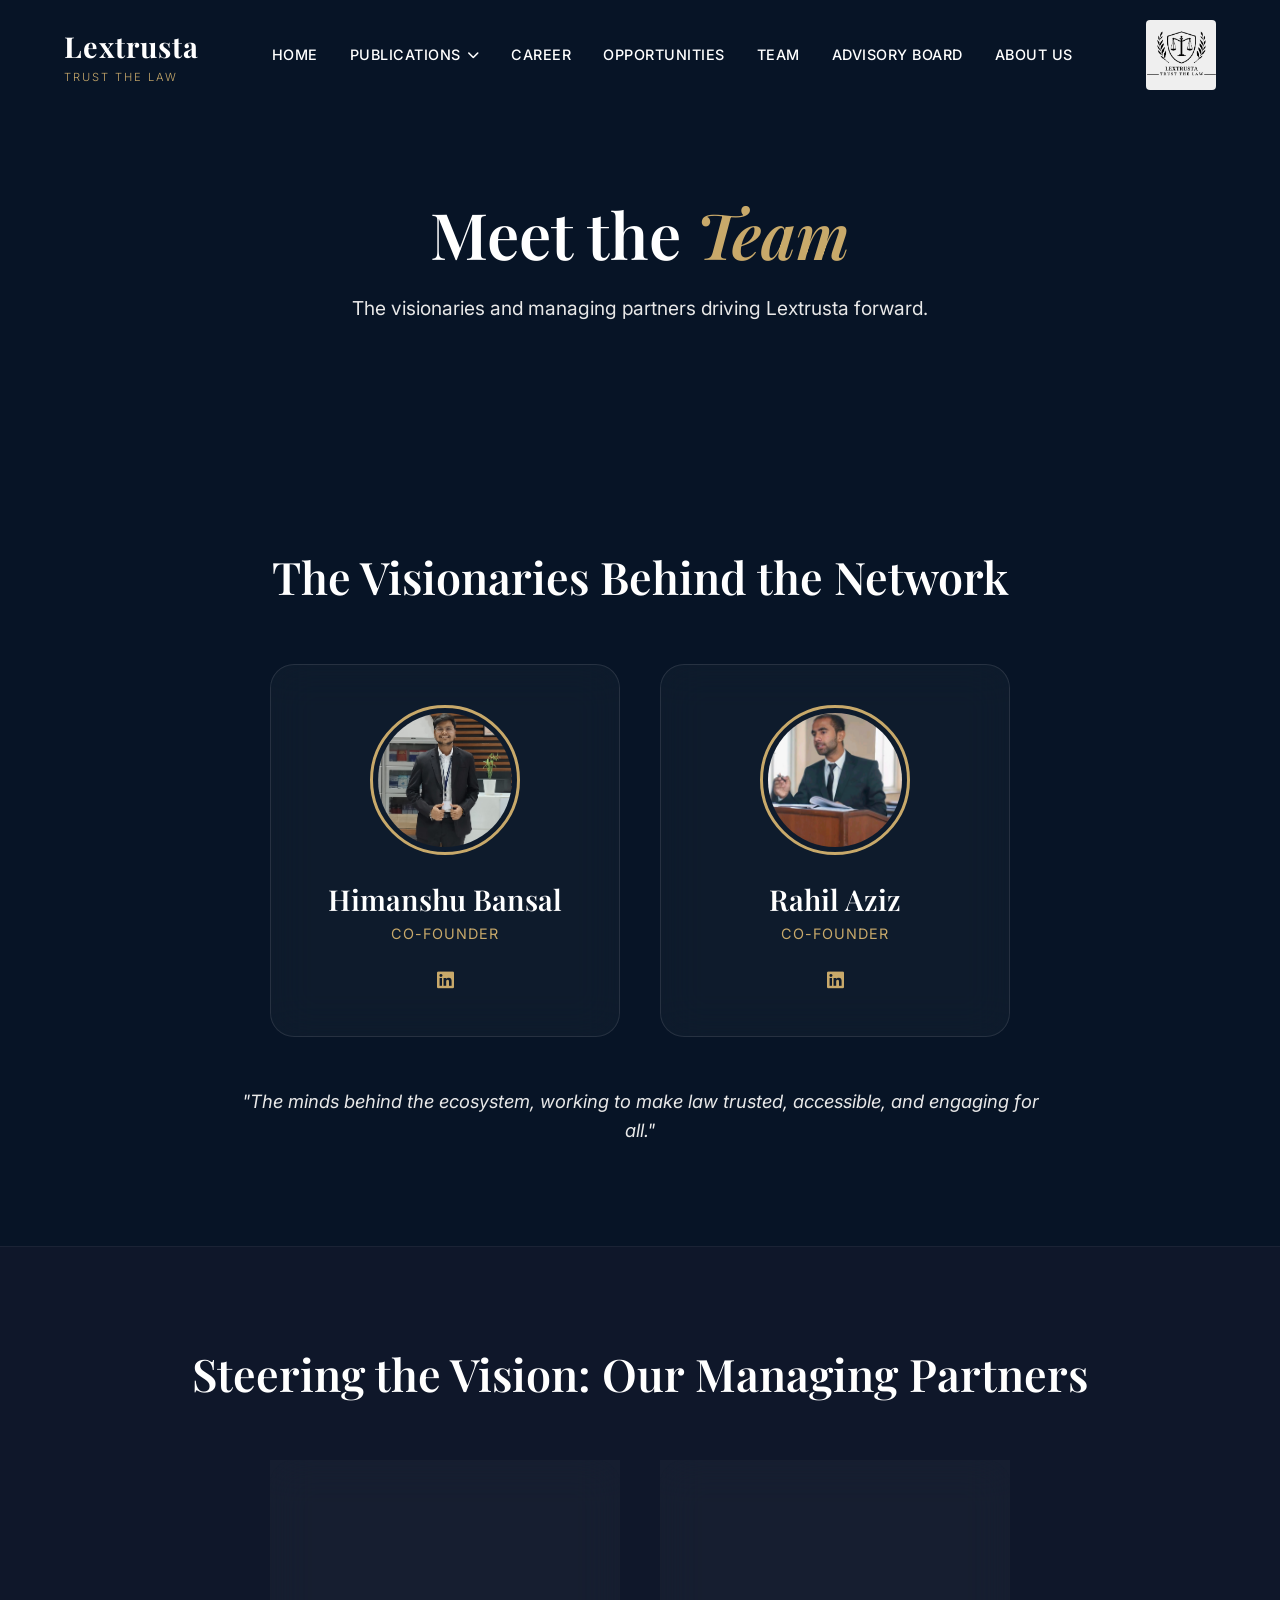
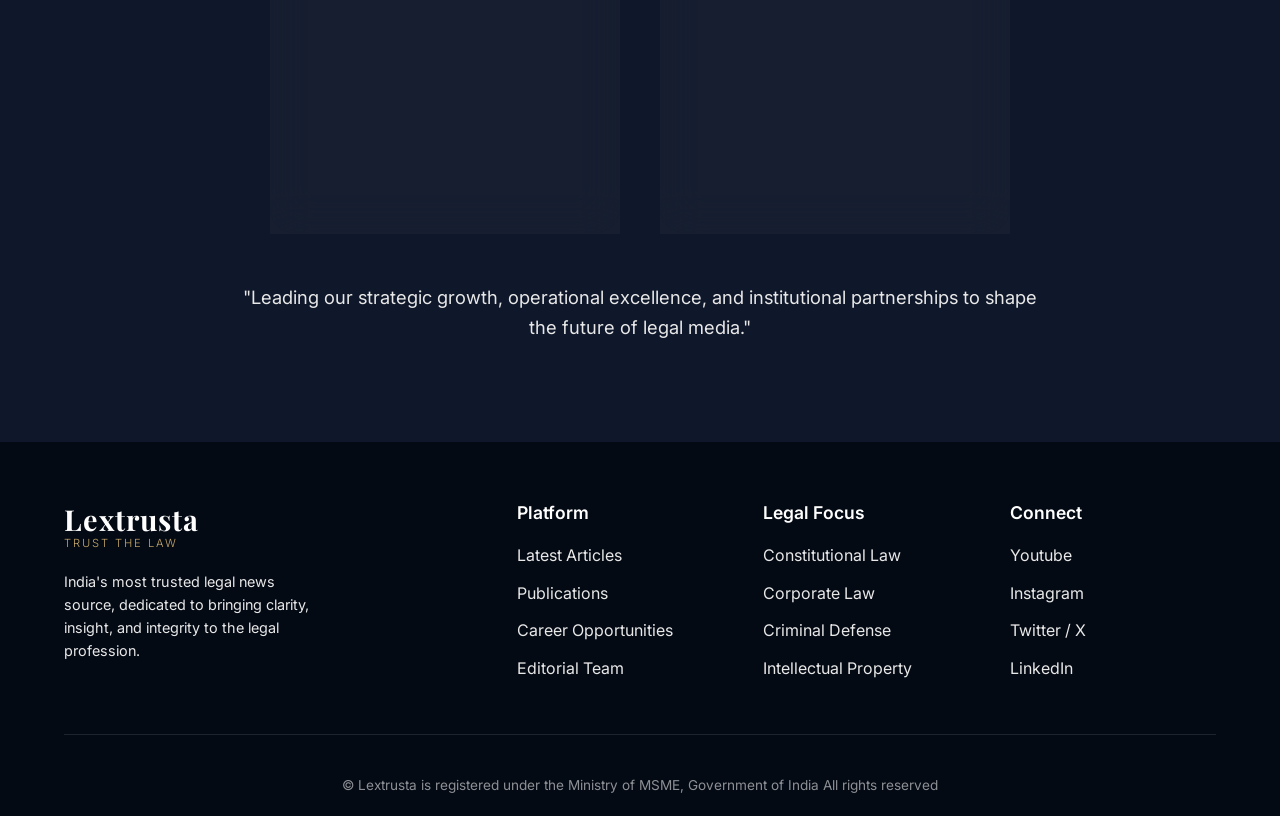
<file: team.html>
<!DOCTYPE html>
<html lang="en">
<head>
    <meta name="viewport" content="width=device-width, initial-scale=1.0">
    <meta charset="UTF-8">
    <meta name="viewport" content="width=device-width, initial-scale=1.0">
    <title>Our Team | Lextrusta</title>
    
    <link rel="preconnect" href="https://fonts.googleapis.com">
    <link rel="preconnect" href="https://fonts.gstatic.com" crossorigin>
    <link href="https://fonts.googleapis.com/css2?family=Inter:wght@300;400;500;600&family=Playfair+Display:ital,wght@0,400;0,600;0,700;1,400&display=swap" rel="stylesheet">
    
    <link rel="stylesheet" href="https://cdnjs.cloudflare.com/ajax/libs/font-awesome/6.4.0/css/all.min.css">

    <style>
        /* --- Color Palette & Variables --- */
        :root {
            --midnight-navy: #071426;
            --royal-blue: #123458;
            --luxury-gold: #C8A96A;
            --ivory: #FAF7F2;
            --white: #FFFFFF;
            --dark-navy: #0F172A;
            --light-gray: #E8E8E8;
            
            --font-heading: 'Playfair Display', serif;
            --font-body: 'Inter', sans-serif;
            
            --transition: all 0.4s cubic-bezier(0.25, 0.46, 0.45, 0.94);
            --radius: 16px;
        }

        /* --- Global Reset & Typography --- */
        * {
            margin: 0;
            padding: 0;
            box-sizing: border-box;
        }

        body {
            font-family: var(--font-body);
            background-color: var(--ivory);
            color: var(--dark-navy);
            line-height: 1.6;
            overflow-x: hidden;
        }

        h1, h2, h3, h4 {
            font-family: var(--font-heading);
            font-weight: 600;
            line-height: 1.2;
        }

        a {
            text-decoration: none;
            color: inherit;
            transition: var(--transition);
        }

        /* --- Navigation --- */
        nav {
            position: fixed;
            top: 0;
            width: 100%;
            padding: 20px 5%;
            display: flex;
            justify-content: space-between;
            align-items: center;
            z-index: 1000;
            transition: var(--transition);
            background: transparent;
        }

        nav.scrolled {
            background: rgba(7, 20, 38, 0.95);
            backdrop-filter: blur(10px);
            padding: 15px 5%;
            box-shadow: 0 4px 30px rgba(0, 0, 0, 0.1);
        }

        .logo {
            font-family: var(--font-heading);
            font-size: 1.8rem;
            font-weight: 700;
            color: var(--white);
            letter-spacing: 1px;
        }

        .logo span {
            display: block;
            font-family: var(--font-body);
            font-size: 0.7rem;
            font-weight: 300;
            letter-spacing: 2px;
            color: var(--luxury-gold);
            text-transform: uppercase;
        }

        .nav-links {
            display: flex;
            gap: 2rem;
            list-style: none;
            align-items: center;
        }

        .nav-links a {
            color: var(--white);
            font-size: 0.9rem;
            font-weight: 500;
            letter-spacing: 0.5px;
            text-transform: uppercase;
        }

        .nav-links a:hover, .nav-links a.active {
            color: var(--luxury-gold);
        }

        /* --- Click Dropdown Rules --- */
        .dropdown {
            position: relative;
        }

        .dropbtn {
            display: flex;
            align-items: center;
            gap: 6px;
            cursor: pointer;
            user-select: none;
        }

        .dropdown-arrow {
            font-size: 0.75rem;
            transition: transform 0.3s ease;
        }

        .dropdown-content {
            display: none;
            position: absolute;
            top: 100%;
            left: 0;
            background-color: var(--midnight-navy);
            border: 1px solid rgba(200, 169, 106, 0.3);
            min-width: 180px;
            border-radius: 4px;
            list-style: none;
            padding: 10px 0;
            margin-top: 15px;
            box-shadow: 0 10px 25px rgba(0,0,0,0.3);
            z-index: 1001;
        }

        .dropdown.active .dropdown-content {
            display: block;
        }

        .dropdown.active .dropdown-arrow {
            transform: rotate(180deg);
        }

        .dropdown-content li a {
            color: var(--white) !important;
            padding: 12px 20px;
            display: block;
            font-size: 0.85rem;
            text-transform: uppercase;
            letter-spacing: 0.5px;
            transition: var(--transition);
        }

        .dropdown-content li a:hover {
            background-color: var(--royal-blue);
            color: var(--luxury-gold) !important;
            padding-left: 24px;
        }

        /* --- Hero Section --- */
        .hero {
            height: 50vh;
            background: linear-gradient(rgba(7, 20, 38, 0.8), rgba(7, 20, 38, 0.95)), url('https://static.vecteezy.com/system/resources/thumbnails/070/678/436/small/gavel-on-a-desk-in-courtroom-with-indian-flag-justice-system-and-legal-representation-photo.jpeg') center/cover;
            display: flex;
            flex-direction: column;
            justify-content: center;
            align-items: center;
            text-align: center;
            padding: 0 5%;
            position: relative;
        }

        .hero h1 {
            color: var(--white);
            font-size: 4rem;
            max-width: 900px;
            margin-bottom: 20px;
            animation: fadeUp 1s ease forwards;
            opacity: 0;
            transform: translateY(30px);
        }

        .hero h1 span {
            color: var(--luxury-gold);
            font-style: italic;
        }

        .hero p {
            color: var(--light-gray);
            font-size: 1.2rem;
            max-width: 700px;
            animation: fadeUp 1s ease forwards 0.3s;
            opacity: 0;
            transform: translateY(30px);
        }

        /* --- Team Sections (Glassmorphism) --- */
        .section-padding {
            padding: 100px 5%;
        }

        .partners-section {
            background-color: var(--midnight-navy);
            color: var(--white);
        }

        .partners-section .section-header {
            text-align: center;
            margin-bottom: 60px;
        }

        .partners-section .section-header h2 {
            font-size: 2.8rem;
            color: var(--white);
        }

        .partners-grid {
            display: flex;
            justify-content: center;
            gap: 40px;
            flex-wrap: wrap;
        }

        .partner-card {
            background: rgba(255, 255, 255, 0.03);
            backdrop-filter: blur(20px);
            border: 1px solid rgba(255, 255, 255, 0.1);
            border-radius: 24px;
            padding: 40px;
            text-align: center;
            max-width: 350px;
            width: 100%;
            transition: var(--transition);
        }

        .partner-card:hover {
            border-color: rgba(200, 169, 106, 0.5);
            box-shadow: 0 20px 40px rgba(0,0,0,0.4);
            transform: translateY(-10px);
        }

        .partner-img {
            width: 150px;
            height: 150px;
            border-radius: 50%;
            object-fit: cover;
            margin: 0 auto 20px;
            border: 3px solid var(--luxury-gold);
            padding: 5px;
        }

        .partner-card h3 {
            font-size: 1.8rem;
            margin-bottom: 5px;
        }

        .partner-role {
            color: var(--luxury-gold);
            font-size: 0.9rem;
            text-transform: uppercase;
            letter-spacing: 1px;
            margin-bottom: 20px;
        }

        .section-quote {
            text-align: center;
            color: var(--light-gray);
            font-size: 1.15rem;
            margin-top: 50px;
            max-width: 800px;
            margin-left: auto;
            margin-right: auto;
            line-height: 1.6;
        }

        .section-quote.italic {
            font-style: italic;
        }

        /* --- Footer --- */
        footer {
            background-color: #040A14;
            color: var(--light-gray);
            padding: 60px 5% 20px;
        }

        .footer-grid {
            display: grid;
            grid-template-columns: 2fr 1fr 1fr 1fr;
            gap: 40px;
            margin-bottom: 40px;
            border-bottom: 1px solid rgba(255,255,255,0.1);
            padding-bottom: 40px;
        }

        .footer-col h4 {
            color: var(--white);
            margin-bottom: 20px;
            font-family: var(--font-body);
            font-size: 1.1rem;
        }

        .footer-col ul {
            list-style: none;
        }

        .footer-col ul li {
            margin-bottom: 12px;
        }

        .footer-col ul li a:hover {
            color: var(--luxury-gold);
            padding-left: 5px;
        }
        
        .footer-bottom {
            text-align: center;
            font-size: 0.85rem;
            opacity: 0.6;
        }

        /* --- Animations --- */
        @keyframes fadeUp {
            to {
                opacity: 1;
                transform: translateY(0);
            }
        }

        @media (max-width: 768px) {
            .hero h1 { font-size: 3rem; }
            .nav-links { display: none; }
            .footer-grid { grid-template-columns: 1fr; }
            .partners-section .section-header h2 { font-size: 2.2rem; }
        }
    </style>
</head>
<body>
<link rel="stylesheet" href="style.css">
    <nav id="navbar">
        <a href="index.html" class="logo">Lextrusta <span>Trust The Law</span></a>
        <ul class="nav-links">
            <li><a href="index.html">Home</a></li>
            
            <li class="dropdown" id="pubDropdown">
                <a href="#" class="dropbtn" id="pubDropBtn">Publications <i class="fa-solid fa-chevron-down dropdown-arrow"></i></a>
                <ul class="dropdown-content">
                    <li><a href="blogs.html">Blog</a></li>
                    <li><a href="article.html">Article</a></li>
                    <li><a href="research.html">Research Paper</a></li>
                </ul>
            </li>
            
            <li><a href="careers.html">Career</a></li>
            <li><a href="opportunities.html">Opportunities</a></li>
            <li><a href="team.html">Team</a></li>
            <li><a href="advisory.html">Advisory Board</a></li>
            <li><a href="about.html">About Us</a></li>
        </ul>
        <div class="nav-actions">
            <img src="logo.jpeg" alt="Lextrusta Logo" style="height: 70px; width: auto; display: block; border-radius: 4px;">
        </div>
    </nav>

    <header class="hero">
        <h1>Meet the <span>Team</span></h1>
        <p>The visionaries and managing partners driving Lextrusta forward.</p>
    </header>

    <section class="section-padding partners-section">
        <div class="section-header">
            <h2>The Visionaries Behind the Network</h2>
        </div>
        <div class="partners-grid">
            <div class="partner-card">
                <img src="himanshu.jpeg" alt="Himanshu Bansal" class="partner-img">                
                <h3>Himanshu Bansal</h3>
                <div class="partner-role">Co-Founder</div>
                <div>
                    <a href="https://www.linkedin.com/in/himanshu-bansal-8732791a6?utm_source=share_via&utm_content=profile&utm_medium=member_android" style="color:var(--luxury-gold); margin: 0 10px; font-size: 1.2rem;"><i class="fa-brands fa-linkedin"></i></a>
                </div>
            </div>
            
            <div class="partner-card">
                <img src="rahi.jpeg" alt="Rahil Aziz" class="partner-img">                
                <h3>Rahil Aziz</h3>
                <div class="partner-role">Co-Founder</div>
                <div>
                    <a href="https://www.linkedin.com/in/rahil-aziz-bb772727b" style="color:var(--luxury-gold); margin: 0 10px; font-size: 1.2rem;"><i class="fa-brands fa-linkedin"></i></a>
                </div>
            </div>
        </div>
        
        <p class="section-quote italic">
            "The minds behind the ecosystem, working to make law trusted, accessible, and engaging for all."
        </p>
    </section>

    <section class="section-padding partners-section" style="background-color: var(--dark-navy); border-top: 1px solid rgba(255,255,255,0.05);">
        <div class="section-header">
            <h2>Steering the Vision: Our Managing Partners</h2>
        </div>
        <div class="partners-grid">
            <div class="partner-card">
                <img src="pakhi.jpeg" alt="Pakhi Khandelwal" class="partner-img">                
                <h3>Pakhi Khandelwal</h3>
                <div class="partner-role">Managing Partner</div>
                <div>
                    <a href="https://www.linkedin.com/in/pakhi-khandelwal/" style="color:var(--luxury-gold); margin: 0 10px; font-size: 1.2rem;"><i class="fa-brands fa-linkedin"></i></a>
                </div>
            </div>

            <div class="partner-card">
                <img src="rimjhim.jpeg" alt="Rimjhim Soni" class="partner-img">                
                <h3>Rimjhim Soni</h3>
                <div class="partner-role">Managing Partner</div>
                <div>
                    <a href="#" style="color:var(--luxury-gold); margin: 0 10px; font-size: 1.2rem;"><i class="fa-brands fa-linkedin"></i></a>
                </div>
            </div>
        </div>

        <p class="section-quote">
            "Leading our strategic growth, operational excellence, and institutional partnerships to shape the future of legal media."
        </p>
    </section>


    <script>
        // Navbar Scroll Effect
        window.addEventListener('scroll', function() {
            const navbar = document.getElementById('navbar');
            if (window.scrollY > 50) {
                navbar.classList.add('scrolled');
            } else {
                navbar.classList.remove('scrolled');
            }
        });

        // Click to Toggle Dropdown Menu Logic
        const pubDropdown = document.getElementById('pubDropdown');
        const pubDropBtn = document.getElementById('pubDropBtn');

        pubDropBtn.addEventListener('click', function(event) {
            event.preventDefault(); 
            event.stopPropagation(); 
            pubDropdown.classList.toggle('active');
        });

        // Close dropdown completely if user clicks anywhere else outside the menu
        window.addEventListener('click', function(event) {
            if (!pubDropdown.contains(event.target)) {
                pubDropdown.classList.remove('active');
            }
        });
    </script>
    <div id="footer-placeholder"></div>

    <script>
      fetch('footer.html')
        .then(response => response.text())
        .then(data => {
          document.getElementById('footer-placeholder').innerHTML = data;
        })
        .catch(error => console.error('Error loading footer:', error));
    </script>
</body>
</html>
</body>
</html>
</file>
<file: style.css>
/* --- Color Palette & Variables --- */
        :root {
            --midnight-navy: #071426;
            --royal-blue: #123458;
            --luxury-gold: #C8A96A;
            --ivory: #FAF7F2;
            --white: #FFFFFF;
            --dark-navy: #0F172A;
            --light-gray: #E8E8E8;
            
            --font-heading: 'Playfair Display', serif;
            --font-body: 'Inter', sans-serif;
            
            --transition: all 0.4s cubic-bezier(0.25, 0.46, 0.45, 0.94);
            --radius: 16px;
        }

        /* --- Global Reset & Typography --- */
        * {
            margin: 0;
            padding: 0;
            box-sizing: border-box;
        }

        body {
            font-family: var(--font-body);
            background-color: var(--ivory);
            color: var(--dark-navy);
            line-height: 1.6;
            overflow-x: hidden;
        }

        h1, h2, h3, h4 {
            font-family: var(--font-heading);
            font-weight: 600;
            line-height: 1.2;
        }

        a {
            text-decoration: none;
            color: inherit;
            transition: var(--transition);
        }

        /* --- Navigation --- */
        nav {
            position: fixed;
            top: 0;
            width: 100%;
            padding: 20px 5%;
            display: flex;
            justify-content: space-between;
            align-items: center;
            z-index: 1000;
            transition: var(--transition);
            background: transparent;
        }

        nav.scrolled {
            background: rgba(7, 20, 38, 0.95);
            backdrop-filter: blur(10px);
            padding: 15px 5%;
            box-shadow: 0 4px 30px rgba(0, 0, 0, 0.1);
        }

        .logo {
            font-family: var(--font-heading);
            font-size: 1.8rem;
            font-weight: 700;
            color: var(--white);
            letter-spacing: 1px;
        }

        .logo span {
            display: block;
            font-family: var(--font-body);
            font-size: 0.7rem;
            font-weight: 300;
            letter-spacing: 2px;
            color: var(--luxury-gold);
            text-transform: uppercase;
        }

        .nav-links {
            display: flex;
            gap: 2rem;
            list-style: none;
            align-items: center;
        }

        .nav-links a {
            color: var(--white);
            font-size: 0.9rem;
            font-weight: 500;
            letter-spacing: 0.5px;
            text-transform: uppercase;
        }

        .nav-links a:hover {
            color: var(--luxury-gold);
        }

        /* --- Click Dropdown Rules --- */
        .dropdown {
            position: relative;
        }

        .dropbtn {
            display: flex;
            align-items: center;
            gap: 6px;
            cursor: pointer;
            user-select: none;
        }

        .dropdown-arrow {
            font-size: 0.75rem;
            transition: transform 0.3s ease;
        }

        /* Dropdown menu hidden by default */
        .dropdown-content {
            display: none;
            position: absolute;
            top: 100%;
            left: 0;
            background-color: var(--midnight-navy);
            border: 1px solid rgba(200, 169, 106, 0.3);
            min-width: 180px;
            border-radius: 4px;
            list-style: none;
            padding: 10px 0;
            margin-top: 15px;
            box-shadow: 0 10px 25px rgba(0,0,0,0.3);
            z-index: 1001;
        }

        /* Show menu only when .active class is applied via JS */
        .dropdown.active .dropdown-content {
            display: block;
        }

        /* Rotate arrow when active */
        .dropdown.active .dropdown-arrow {
            transform: rotate(180deg);
        }

        .dropdown-content li a {
            color: var(--white) !important;
            padding: 12px 20px;
            display: block;
            font-size: 0.85rem;
            text-transform: uppercase;
            letter-spacing: 0.5px;
            transition: var(--transition);
        }

        .dropdown-content li a:hover {
            background-color: var(--royal-blue);
            color: var(--luxury-gold) !important;
            padding-left: 24px;
        }

        .btn-gold {
            background-color: var(--luxury-gold);
            color: var(--midnight-navy);
            padding: 10px 24px;
            border-radius: 4px;
            font-weight: 600;
            font-size: 0.85rem;
            letter-spacing: 1px;
            text-transform: uppercase;
            border: 1px solid var(--luxury-gold);
            cursor: pointer;
            transition: var(--transition);
        }

        .btn-gold:hover {
            background-color: transparent;
            color: var(--luxury-gold);
            box-shadow: 0 4px 15px rgba(200, 169, 106, 0.3);
        }

        .btn-outline {
            background-color: transparent;
            color: var(--white);
            padding: 10px 24px;
            border-radius: 4px;
            font-weight: 600;
            font-size: 0.85rem;
            letter-spacing: 1px;
            text-transform: uppercase;
            border: 1px solid var(--white);
            cursor: pointer;
            transition: var(--transition);
        }

        .btn-outline:hover {
            background-color: var(--white);
            color: var(--midnight-navy);
        }

        /* --- Hero Section --- */
        /* 1. Base Hero (Used for About, Careers, Research, etc.) */
.hero {
    /* REMOVE margin-top entirely */
    margin-top: 0; 
    
    /* ADD padding-top to push your content down below the nav */
    padding: 130px 5% 60px; 
    
    background-color: var(--midnight-navy);
    color: var(--white);
    display: flex;
    justify-content: center;
    align-items: center;
    text-align: center;
    position: relative;
}

/* 2. Fullscreen Modifier (Used ONLY for the Homepage) */
.hero-fullscreen {
    height: 100vh; /* Makes it take up the whole screen */
    margin-top: 0;
    padding: 0 5%;
}
        /* --- Floating Stats --- */
        .stats-container {
            display: flex;
            gap: 30px;
            margin-top: 60px;
            animation: fadeUp 1s ease forwards 0.9s;
            opacity: 0;
        }

        .stat-card {
            background: rgba(255, 255, 255, 0.05);
            backdrop-filter: blur(12px);
            border: 1px solid rgba(200, 169, 106, 0.2);
            padding: 20px 30px;
            border-radius: var(--radius);
            color: var(--white);
            text-align: center;
            transition: var(--transition);
        }

        .stat-card:hover {
            transform: translateY(-5px);
            border-color: var(--luxury-gold);
            box-shadow: 0 10px 30px rgba(0,0,0,0.2);
        }

        .stat-number {
            font-family: var(--font-heading);
            font-size: 2rem;
            color: var(--luxury-gold);
        }

        .stat-label {
            font-size: 0.8rem;
            text-transform: uppercase;
            letter-spacing: 1px;
            opacity: 0.8;
        }

        /* --- Bento Grid Categories --- */
        .section-padding {
            padding: 100px 5%;
        }

        .section-header {
            text-align: center;
            margin-bottom: 60px;
        }

        .section-header h2 {
            font-size: 2.8rem;
            color: var(--midnight-navy);
            margin-bottom: 15px;
        }

        .section-header p {
            color: #666;
            font-size: 1.1rem;
        }

        .bento-grid {
            display: grid;
            grid-template-columns: repeat(auto-fit, minmax(280px, 1fr));
            gap: 20px;
            max-width: 1200px;
            margin: 0 auto;
        }

        .bento-card {
            background: var(--white);
            padding: 30px;
            border-radius: var(--radius);
            border: 1px solid var(--light-gray);
            transition: var(--transition);
            display: flex;
            flex-direction: column;
            justify-content: space-between;
            min-height: 200px;
            cursor: pointer;
            position: relative;
            overflow: hidden;
        }

        .bento-card:hover {
            transform: translateY(-5px);
            box-shadow: 0 15px 35px rgba(7, 20, 38, 0.05);
            border-color: var(--luxury-gold);
        }

        .bento-card::before {
            content: '';
            position: absolute;
            top: 0;
            left: 0;
            width: 100%;
            height: 4px;
            background: var(--luxury-gold);
            transform: scaleX(0);
            transform-origin: left;
            transition: var(--transition);
        }

        .bento-card:hover::before {
            transform: scaleX(1);
        }

        .bento-icon {
            font-size: 1.5rem;
            color: var(--royal-blue);
            margin-bottom: 20px;
            background: var(--ivory);
            width: 50px;
            height: 50px;
            display: flex;
            align-items: center;
            justify-content: center;
            border-radius: 50%;
        }

        .bento-card h3 {
            font-size: 1.2rem;
            color: var(--midnight-navy);
            margin-bottom: 10px;
            font-family: var(--font-body);
            font-weight: 600;
        }

        .bento-card .arrow-icon {
            position: absolute;
            bottom: 30px;
            right: 30px;
            color: var(--luxury-gold);
            opacity: 0;
            transition: var(--transition);
            transform: translateX(-10px);
        }

        .bento-card:hover .arrow-icon {
            opacity: 1;
            transform: translateX(0);
        }

        /* --- Modal / Popup Styles --- */
        .modal-overlay {
            position: fixed;
            top: 0;
            left: 0;
            width: 100%;
            height: 100%;
            background: rgba(7, 20, 38, 0.6);
            backdrop-filter: blur(8px);
            display: flex;
            justify-content: center;
            align-items: center;
            z-index: 2000;
            opacity: 0;
            visibility: hidden;
            transition: var(--transition);
        }

        .modal-overlay.active {
            opacity: 1;
            visibility: visible;
        }

        .modal-content {
            background: var(--white);
            width: 90%;
            max-width: 600px;
            max-height: 85vh;
            border-radius: var(--radius);
            padding: 40px;
            position: relative;
            transform: translateY(30px) scale(0.95);
            transition: var(--transition);
            overflow-y: auto;
            box-shadow: 0 25px 50px rgba(0,0,0,0.2);
            border-top: 5px solid var(--luxury-gold);
        }

        .modal-overlay.active .modal-content {
            transform: translateY(0) scale(1);
        }

        .modal-close {
            position: absolute;
            top: 20px;
            right: 20px;
            font-size: 1.5rem;
            color: var(--dark-navy);
            cursor: pointer;
            background: var(--light-gray);
            width: 35px;
            height: 35px;
            display: flex;
            align-items: center;
            justify-content: center;
            border-radius: 50%;
            transition: var(--transition);
        }

        .modal-close:hover {
            background: var(--luxury-gold);
            color: var(--white);
            transform: rotate(90deg);
        }

        .modal-title {
            font-family: var(--font-heading);
            color: var(--midnight-navy);
            font-size: 2rem;
            margin-bottom: 25px;
            padding-right: 30px;
        }

        .modal-list {
            list-style: none;
            padding: 0;
        }

        .modal-list li {
            position: relative;
            padding-left: 25px;
            margin-bottom: 15px;
            color: var(--dark-navy);
            font-size: 1rem;
            line-height: 1.5;
        }

        .modal-list li::before {
            content: '\f0da'; /* FontAwesome solid play/arrow icon */
            font-family: 'Font Awesome 6 Free';
            font-weight: 900;
            position: absolute;
            left: 0;
            top: 2px;
            color: var(--luxury-gold);
        }

        /* --- Founding Partners (Glassmorphism) --- */
        .partners-section {
            background-color: var(--midnight-navy);
            color: var(--white);
        }

        .partners-section .section-header h2 {
            color: var(--white);
        }

        .partners-section .section-header p {
            color: var(--light-gray);
        }

        .partners-grid {
            display: flex;
            justify-content: center;
            gap: 40px;
            flex-wrap: wrap;
        }

        .partner-card {
            background: rgba(255, 255, 255, 0.03);
            backdrop-filter: blur(20px);
            border: 1px solid rgba(255, 255, 255, 0.1);
            border-radius: 24px;
            padding: 40px;
            text-align: center;
            max-width: 350px;
            transition: var(--transition);
        }

        .partner-card:hover {
            border-color: rgba(200, 169, 106, 0.5);
            box-shadow: 0 20px 40px rgba(0,0,0,0.4);
            transform: translateY(-10px);
        }

        .partner-img {
            width: 150px;
            height: 150px;
            border-radius: 50%;
            object-fit: cover;
            margin: 0 auto 20px;
            border: 3px solid var(--luxury-gold);
            padding: 5px;
        }

        .partner-card h3 {
            font-size: 1.8rem;
            margin-bottom: 5px;
        }

        .partner-role {
            color: var(--luxury-gold);
            font-size: 0.9rem;
            text-transform: uppercase;
            letter-spacing: 1px;
            margin-bottom: 20px;
        }

        /* --- Newsletter --- */
        .newsletter-container {
            max-width: 900px;
            margin: 0 auto;
            background: var(--midnight-navy);
            border-radius: 24px;
            padding: 60px;
            text-align: center;
            border: 1px solid var(--luxury-gold);
            color: var(--white);
            position: relative;
            overflow: hidden;
        }

        .newsletter-container h2 {
            color: var(--white);
            margin-bottom: 20px;
        }

        .news-form {
            display: flex;
            gap: 10px;
            max-width: 500px;
            margin: 30px auto 0;
        }

        .news-form input {
            flex: 1;
            padding: 15px 20px;
            border: 1px solid rgba(255,255,255,0.2);
            background: rgba(255,255,255,0.05);
            border-radius: 4px;
            color: var(--white);
            font-family: var(--font-body);
        }
        
        .news-form input:focus {
            outline: none;
            border-color: var(--luxury-gold);
        }

        /* --- Footer --- */
        footer {
            background-color: #040A14;
            color: var(--light-gray);
            padding: 60px 5% 20px;
        }

        .footer-grid {
            display: grid;
            grid-template-columns: 2fr 1fr 1fr 1fr;
            gap: 40px;
            margin-bottom: 40px;
            border-bottom: 1px solid rgba(255,255,255,0.1);
            padding-bottom: 40px;
        }

        .footer-col h4 {
            color: var(--white);
            margin-bottom: 20px;
            font-family: var(--font-body);
            font-size: 1.1rem;
        }

        .footer-col ul {
            list-style: none;
        }

        .footer-col ul li {
            margin-bottom: 12px;
        }

        .footer-col ul li a:hover {
            color: var(--luxury-gold);
            padding-left: 5px;
        }
        
        .footer-bottom {
            text-align: center;
            font-size: 0.85rem;
            opacity: 0.6;
        }

        /* --- Animations --- */
        @keyframes fadeUp {
            to {
                opacity: 1;
                transform: translateY(0);
            }
        }

        @media (max-width: 768px) {
            .hero h1 { font-size: 3rem; }
            .nav-links { display: none; }
            .footer-grid { grid-template-columns: 1fr; }
            .news-form { flex-direction: column; }
            .modal-content { padding: 30px 20px; }
            .modal-title { font-size: 1.5rem; }
        }
    
    /* --- Unified Navigation Bar Styles --- */

nav {
    position: fixed;
    top: 0;
    width: 100%;
    padding: 20px 5%;
    display: flex;
    justify-content: space-between;
    align-items: center;
    z-index: 1000;
    transition: var(--transition);
    background: transparent;
}

nav.scrolled {
    background: rgba(7, 20, 38, 0.95);
    backdrop-filter: blur(10px);
    padding: 15px 5%;
    box-shadow: 0 4px 30px rgba(0, 0, 0, 0.1);
}

.logo {
    font-family: var(--font-heading);
    font-size: 1.8rem;
    font-weight: 700;
    color: var(--white);
    letter-spacing: 1px;
    text-decoration: none;
}

.logo span {
    display: block;
    font-family: var(--font-body);
    font-size: 0.7rem;
    font-weight: 300;
    letter-spacing: 2px;
    color: var(--luxury-gold);
    text-transform: uppercase;
}

.nav-links {
    display: flex;
    gap: 2rem;
    list-style: none;
    align-items: center;
}

.nav-links a {
    color: var(--white);
    font-size: 0.9rem;
    font-weight: 500;
    letter-spacing: 0.5px;
    text-transform: uppercase;
    text-decoration: none;
    transition: var(--transition);
}

.nav-links a:hover, .nav-links a.active {
    color: var(--luxury-gold);
}

/* --- Dropdown Styling (Transparent with Roll-down Arrow) --- */
.dropdown {
    position: relative;
}

.dropbtn {
    display: flex;
    align-items: center;
    gap: 6px;
    cursor: pointer;
}

.dropdown-arrow {
    font-size: 0.75rem;
    transition: transform 0.3s ease; /* Smooth rotation */
}

/* Semi-transparent dropdown matching the background context */
.dropdown-content {
    display: none;
    position: absolute;
    top: 100%;
    left: 0;
    background: rgba(7, 20, 38, 0.6); /* Transparent color */
    backdrop-filter: blur(12px); /* Takes the color of the background by blurring it */
    min-width: 180px;
    border-radius: 4px;
    list-style: none;
    padding: 10px 0;
    margin-top: 15px;
    box-shadow: 0 10px 25px rgba(0,0,0,0.3);
    z-index: 1001;
    border: 1px solid rgba(200, 169, 106, 0.2);
}

/* Hover Actions: Show Menu and Roll Down Arrow */
.dropdown:hover .dropdown-content {
    display: block;
}

.dropdown:hover .dropdown-arrow {
    transform: rotate(180deg); /* Rolls the arrow down */
}

.dropdown-content li a {
    color: var(--white) !important;
    padding: 12px 20px;
    display: block;
    font-size: 0.85rem;
    text-transform: uppercase;
    letter-spacing: 0.5px;
    transition: var(--transition);
}

.dropdown-content li a:hover {
    background-color: rgba(255, 255, 255, 0.08); /* Transparent hover highlight */
    color: var(--luxury-gold) !important;
    padding-left: 24px;
}
/* Creates an invisible hover bridge over the 15px gap */
.dropdown-content::before {
    content: "";
    position: absolute;
    top: -15px; /* Pulls the bridge up to cover the exact margin-top gap */
    left: 0;
    width: 100%;
    height: 15px; /* Matches the 15px margin-top */
    background: transparent; /* Keeps it completely invisible */
}
img {
    max-width: 100%;
    height: auto;
}

.container {
    width: 90%; /* Leaves a nice 5% breathing room margin on both sides of a phone screen */
    margin: 0 auto;
}
/* --- Tablet Viewports (Targets iPads and smaller laptops) --- */
@media (max-width: 1024px) {
    /* Adjust large grid systems or font sizes slightly here */
}

/* --- Mobile Viewports (Targets almost all smartphones) --- */
@media (max-width: 768px) {
    /* 1. Stack your side-by-side rows into single vertical columns */
    .partners-grid, .footer-columns, .hero-split {
        flex-direction: column;
        align-items: center;
    }

    /* 2. Scale down massive desktop typography so it doesn't wrap awkwardly */
    h1 {
        font-size: 2.2rem !important;
    }
    h2 {
        font-size: 1.8rem !important;
    }
}
@media (max-width: 768px) {
    .nav-links.open {
        display: flex;
        flex-direction: column;
        position: fixed;
        top: 0;
        left: 0;
        width: 100%;
        height: 100vh;
        background: #071426; /* Your midnight navy background */
        justify-content: center;
        align-items: center;
    }
}
</file>
